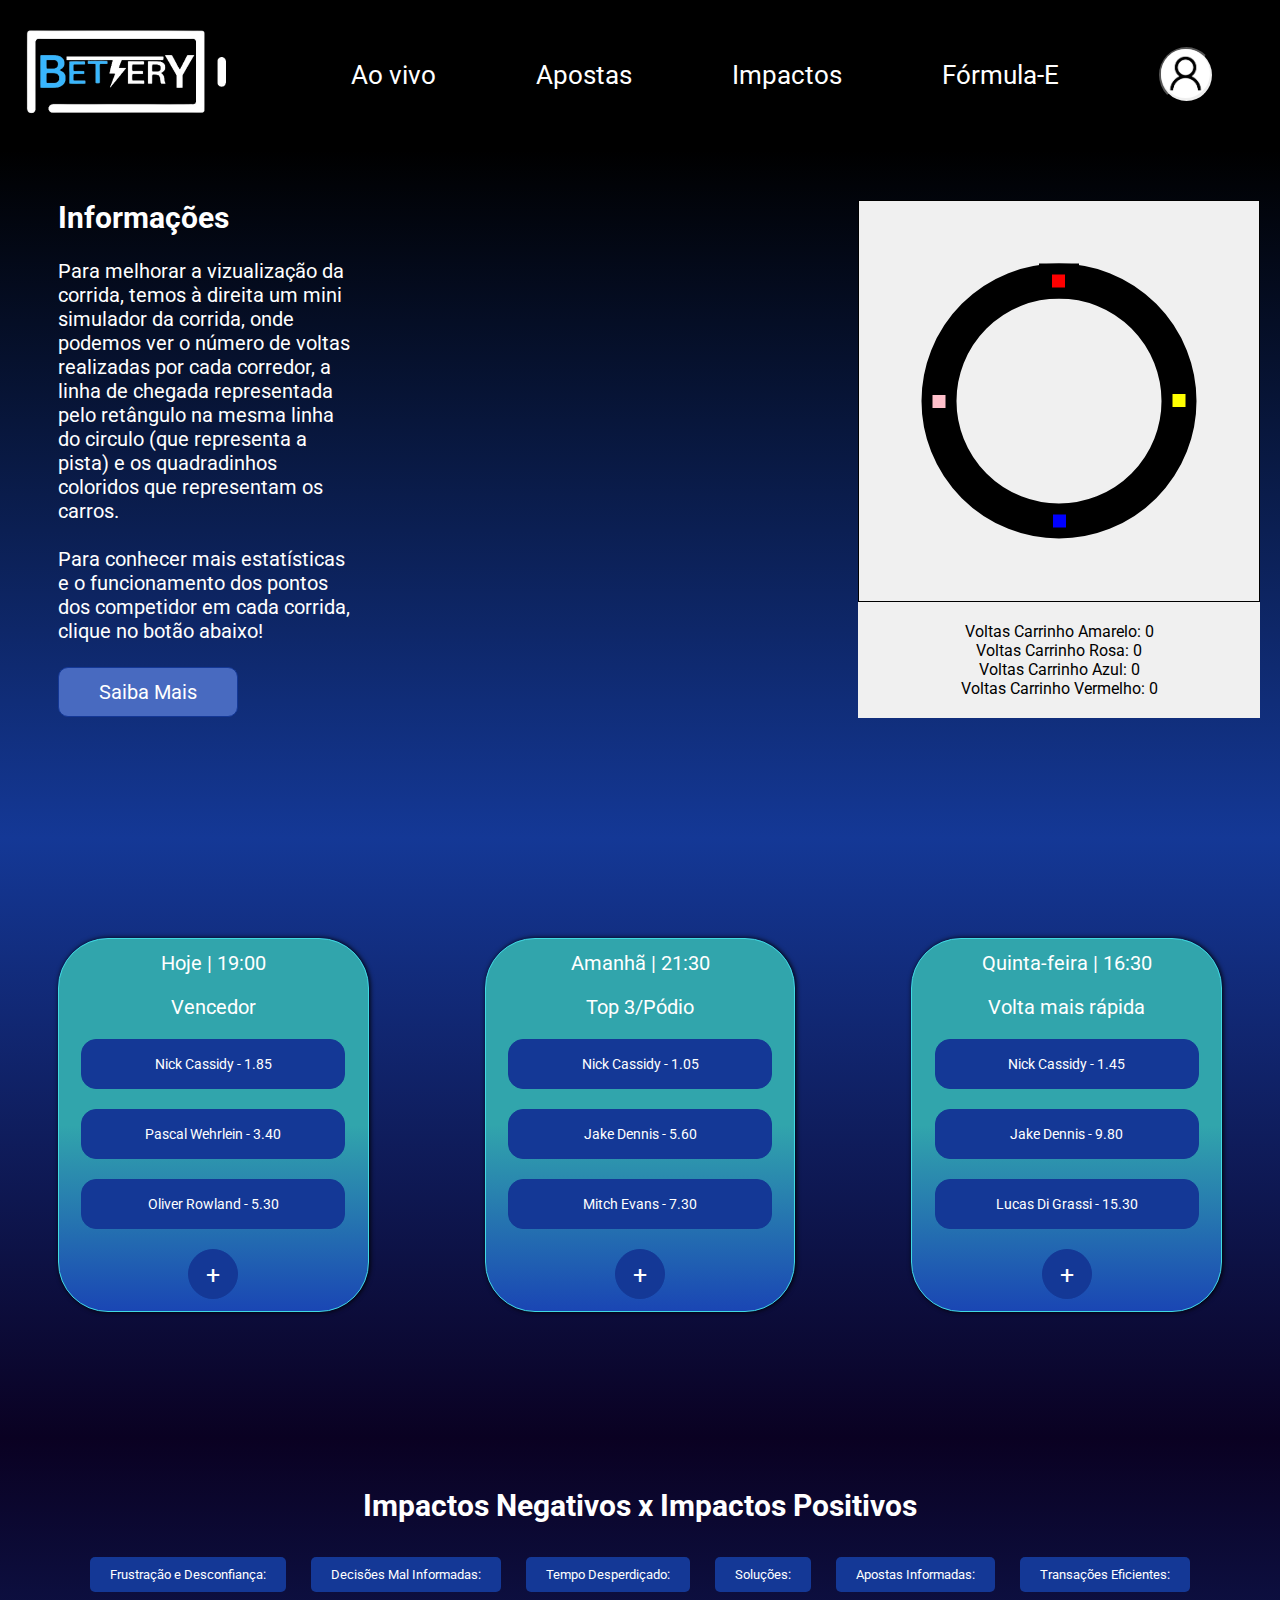
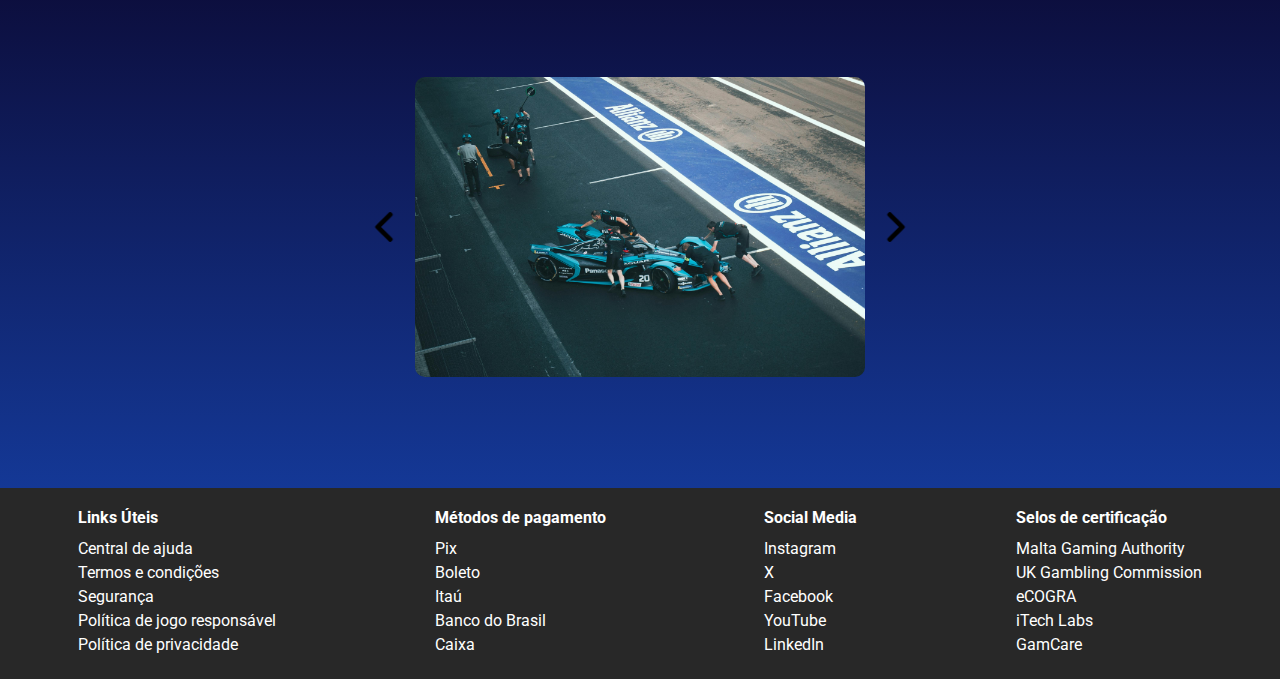
<file: LP/index.html>
<!DOCTYPE html>
<html lang="pt-br">
<head>
    <meta charset="UTF-8">
    <meta name="viewport" content="width=device-width, initial-scale=1.0">
    <title>Bettery</title>
    <link rel="icon" href="../images/Logo_Sprint1_icon.png" type="image/x-icon">
    <link rel="stylesheet" href="styles.css">
    <link rel="preconnect" href="https://fonts.googleapis.com">
    <link rel="preconnect" href="https://fonts.gstatic.com" crossorigin>
    <link href="https://fonts.googleapis.com/css2?family=Roboto:ital,wght@0,100;0,300;0,400;0,500;0,700;0,900;1,100;1,300;1,400;1,500;1,700;1,900&display=swap" rel="stylesheet">
    <script src="script.js" defer></script>
</head>
<body>
    <header>
        <nav class="navegacao">
            <a href="../LP/index.html">
                <img class="logo" src="../images/Logo_Sprint1_sem_fundo.png" alt="logo">
            </a>
            <a href="../Ao vivo/AoVivo.html">Ao vivo</a>
            <a href="../Apostas/Apostas.html">Apostas</a>
            <a href="../Impactos/Impactos.html">Impactos</a>
            <a href="../Formula-E/Formula-E.html">Fórmula-E</a>
            <button id="BtnUser" class="btnUser"><img class="UserIMG" src="../images/UserIMG2.png" alt="login"></button>
        </nav>
        <div id="LoginContainer" class="escondido">
            <form id="FormLogin">
                <h2>Login</h2>
                <label for="username">Usuário:</label>
                <input type="text" id="username" name="username" required>
                <label for="password">Senha:</label>
                <input type="password" id="password" name="password" required>
                <button class="btnLogin" type="submit">Entrar</button>
                <button class="btnLogin2" type="button" id="Btncancelar">Cancelar</button>
            </form>
        </div>
    </header>

<!-- seção 1 -->
 
    <div class="secao2">
        <div class="container2">
            <h2>Informações</h2><br>
            <p> Para melhorar a vizualização da corrida, temos à direita um mini simulador da corrida, onde podemos ver o número de voltas realizadas por cada corredor, a linha de chegada representada pelo retângulo na mesma linha do circulo (que representa a pista) e os quadradinhos coloridos que representam os carros.</p><br>
            <p>Para conhecer mais estatísticas e o funcionamento dos pontos dos competidor em cada corrida, clique no botão abaixo!</p><br>
            <button id="btnSM" type="submit" class="SaibaMais">Saiba Mais</button>
        </div>
        <div class="containerSimulador">
            <canvas id="canvas"></canvas>
            <div id="contadores">
                <p>Voltas Carrinho Amarelo: <span id="voltasCarrinho1">0</span></p>
                <p>Voltas Carrinho Rosa: <span id="voltasCarrinho2">0</span></p>
                <p>Voltas Carrinho Azul: <span id="voltasCarrinho3">0</span></p>
                <p>Voltas Carrinho Vermelho: <span id="voltasCarrinho4">0</span></p>
            </div>
        </div>
    </div>
    

<!-- seção 2 -->
    <div class="secao-apostas">
        <div id="Secao1" class="secao1">
            <div class="container">
                <p class="descricao">Hoje | 19:00</p>
                <p class="descricao">Vencedor</p>
                <button type="submit" class="apostas">Nick Cassidy  -   1.85</button>
                <button type="submit" class="apostas">Pascal Wehrlein  -   3.40</button>
                <button type="submit" class="apostas">Oliver Rowland   -  5.30</button>
                <button id="btnMaisApostas" type="submit" class="apostasMais">+</button>
            </div>
            <div class="container">
                <p class="descricao">Amanhã | 21:30</p>
                <p class="descricao">Top 3/Pódio</p>
                <button type="submit" class="apostas">Nick Cassidy  -   1.05</button>
                <button type="submit" class="apostas">Jake Dennis   -  5.60</button>
                <button type="submit" class="apostas">Mitch Evans   -  7.30</button>
                <button id="btnMaisApostas" type="submit" class="apostasMais">+</button>
            </div>
            <div class="container">
                <p class="descricao">Quinta-feira | 16:30</p>
                <p class="descricao">Volta mais rápida</p>
                <button type="submit" class="apostas">Nick Cassidy   -  1.45</button>
                <button type="submit" class="apostas">Jake Dennis   -  9.80</button>
                <button type="submit" class="apostas">Lucas Di Grassi   -  15.30</button>
                <button id="btnMaisApostas" type="submit" class="apostasMais">+</button>
            </div>
        </div>
    </div>
<!-- seção 3 -->

    <div id="Secao3" class="secao3">
        <div class="container3">
            <h2>Impactos Negativos x Impactos Positivos</h2><br>
            <button id="openModalBtn1" type="submit" class="sobre">Frustração e Desconfiança:</button>
            <button id="openModalBtn2" type="submit" class="sobre">Decisões Mal Informadas:</button>
            <button id="openModalBtn3" type="submit" class="sobre">Tempo Desperdiçado:</button>
            <button id="openModalBtn4" type="submit" class="sobre">Soluções:</button>
            <button id="openModalBtn5" type="submit" class="sobre">Apostas Informadas:</button>
            <button id="openModalBtn6" type="submit" class="sobre">Transações Eficientes:</button>

            <div class="carrossel">
                <button id="prev-button"><img src="../images/arrow.png" alt="prev-button"></button>
                <div class="container-images">
                    <img class="slider" src="../images/pexels-alexwolfmx-14401741.jpg" alt="carro1">
                    <img class="slider" src="../images/pexels-alexwolfmx-14401648.jpg" alt="carro2">
                </div>
                <button id="next-button"><img src="../images/arrow.png" alt="next-button"></button>
            </div>
        </div>
    </div>

<!-- Modals -->
    <div id="myModal1" class="modal">
        <div class="modal-content">
            <span class="closeBtn">&times;</span>
            <ul id="arrayList1"></ul>
        </div>
    </div>

    <div id="myModal2" class="modal">
        <div class="modal-content">
            <span class="closeBtn">&times;</span>
            <ul id="arrayList2"></ul>
        </div>
    </div>

    <div id="myModal3" class="modal">
        <div class="modal-content">
            <span class="closeBtn">&times;</span>
            <ul id="arrayList3"></ul>
        </div>
    </div>

    <div id="myModal4" class="modal">
        <div class="modal-content">
            <span class="closeBtn">&times;</span>
            <ul id="arrayList4"></ul>
        </div>
    </div>

    <div id="myModal5" class="modal">
        <div class="modal-content">
            <span class="closeBtn">&times;</span>
            <ul id="arrayList5"></ul>
        </div>
    </div>

    <div id="myModal6" class="modal">
        <div class="modal-content">
            <span class="closeBtn">&times;</span>
            <ul id="arrayList6"></ul>
        </div>
    </div>
    <footer class="footer">
        <div class="footer-container">
            <div class="footer-sections">
                <div class="footer-column">
                    <h4>Links Úteis</h4>
                    <ul>
                        <li><a href="#"></a>Central de ajuda</li>
                        <li><a href="#"></a>Termos e condições</li>
                        <li><a href="#"></a>Segurança</li>
                        <li><a href="#"></a>Política de jogo responsável</li>
                        <li><a href="#"></a>Política de privacidade</li>
                    </ul>
                </div>
    
                <div class="footer-column">
                    <h4>Métodos de pagamento</h4>
                    <ul>
                        <li><a href="#"></a>Pix</li>
                        <li><a href="#"></a>Boleto</li>
                        <li><a href="#"></a>Itaú</li>
                        <li><a href="#"></a>Banco do Brasil</li>
                        <li><a href="#"></a>Caixa</li>
                    </ul>
                </div>
    
                <div class="footer-column">
                    <h4>Social Media</h4>
                    <ul>
                        <li><a href="#"></a>Instagram</li>
                        <li><a href="#"></a>X</li>
                        <li><a href="#"></a>Facebook</li>
                        <li><a href="#"></a>YouTube</li>
                        <li><a href="#"></a>LinkedIn</li>
                    </ul>
                </div>
    
                <div class="footer-column">
                    <h4>Selos de certificação</h4>
                    <ul>
                        <li><a href="#"></a>Malta Gaming Authority</li>
                        <li><a href="#"></a>UK Gambling Commission</li>
                        <li><a href="#"></a>eCOGRA</li>
                        <li><a href="#"></a>iTech Labs</li>
                        <li><a href="#"></a>GamCare</li>
                    </ul>
                </div>
            </div>
        </div>
    </footer>
</body>
</html>
</file>
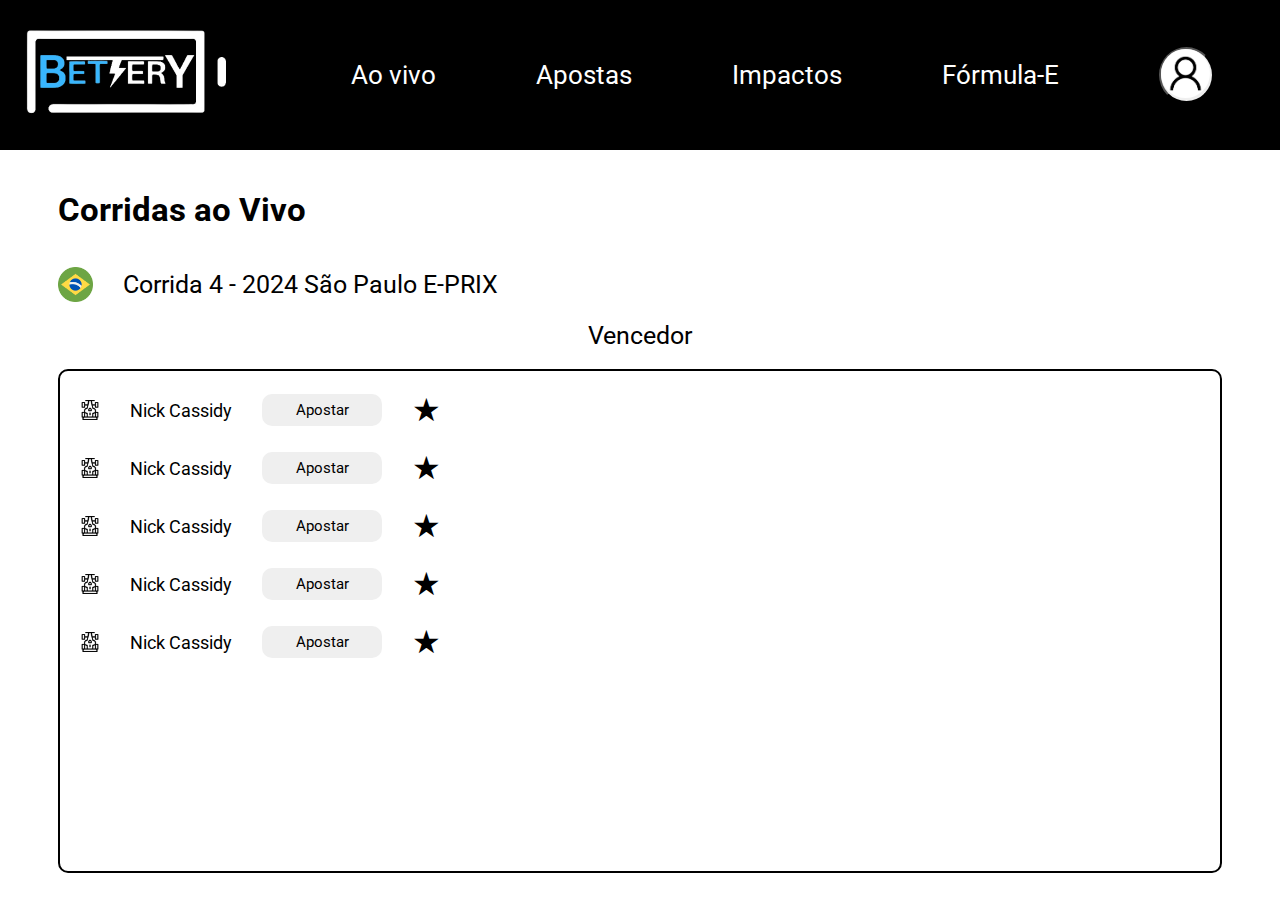
<file: Ao vivo/AoVivo.html>
<!DOCTYPE html>
<html lang="pt-br">
<head>
    <meta charset="UTF-8">
    <meta name="viewport" content="width=device-width, initial-scale=1.0">
    <link rel="preconnect" href="https://fonts.googleapis.com">
    <link rel="preconnect" href="https://fonts.gstatic.com" crossorigin>
    <link href="https://fonts.googleapis.com/css2?family=Roboto:ital,wght@0,100;0,300;0,400;0,500;0,700;0,900;1,100;1,300;1,400;1,500;1,700;1,900&display=swap" rel="stylesheet">
    <link rel="stylesheet" href="./AoVivo.css">
    <script src="AoVivo.js" defer></script>
    <title>Bettery | Ao Vivo</title>
</head>
<body>
    <header>
        <nav class="navegacao">
            <a href="../LP/index.html">
                <img class="logo" src="../images/Logo_Sprint1_sem_fundo.png" alt="logo">
            </a>
            <a href="../Ao vivo/AoVivo.html">Ao vivo</a>
            <a href="#">Apostas</a>
            <a href="#">Impactos</a>
            <a href="#">Fórmula-E</a>
            <button id="BtnUser" class="btnUser"><img class="UserIMG" src="../images/UserIMG2.png" alt="login"></button>
        </nav>
        <div id="LoginContainer" class="escondido">
            <form id="FormLogin">
                <h2>Login</h2>
                <label for="username">Usuário:</label>
                <input type="text" id="username" name="username" required>
                <label for="password">Senha:</label>
                <input type="password" id="password" name="password" required>
                <button class="btnLogin" type="submit">Entrar</button>
                <button class="btnLogin2" type="button" id="Btncancelar">Cancelar</button>
            </form>
        </div>
    </header>
    <main>
        <h2 class="titulo">Corridas ao Vivo</h2><br><br>
       <div class="tituloApostas">
            <img class="IMGtituloApostas" src="../images/brasil.png" alt="Imagem do lugar da corrida">
            <p class="legenda" >Corrida 4 - 2024 São Paulo E-PRIX</p>  
       </div><br>
       <p class="categoria">Vencedor</p><br>
       <div class="containerApostas">
            <div class="corredores">
                <img class="f1IMG" src="../images/formula-1.png" alt="F1IMG">
                <p class="nomesCorredores">Nick Cassidy</p>
                <button class="BTNaposta">Apostar</button>
                <span class="Star" data-value="1">&#9733;</span>
            </div>
            <div class="corredores">
                <img class="f1IMG" src="../images/formula-1.png" alt="F1IMG">
                <p class="nomesCorredores">Nick Cassidy</p>
                <button class="BTNaposta">Apostar</button>
                <span class="Star" data-value="1">&#9733;</span>
            </div>
            <div class="corredores">
                <img class="f1IMG" src="../images/formula-1.png" alt="F1IMG">
                <p class="nomesCorredores">Nick Cassidy</p>
                <button class="BTNaposta">Apostar</button>
                <span class="Star" data-value="1">&#9733;</span>
            </div>
            <div class="corredores">
                <img class="f1IMG" src="../images/formula-1.png" alt="F1IMG">
                <p class="nomesCorredores">Nick Cassidy</p>
                <button class="BTNaposta">Apostar</button>
                <span class="Star" data-value="1">&#9733;</span>
            </div>
            <div class="corredores">
                <img class="f1IMG" src="../images/formula-1.png" alt="F1IMG">
                <p class="nomesCorredores">Nick Cassidy</p>
                <button class="BTNaposta">Apostar</button>
                <span class="Star" data-value="1">&#9733;</span>
            </div>
       </div>
    </main>
</body>
</html>
</file>
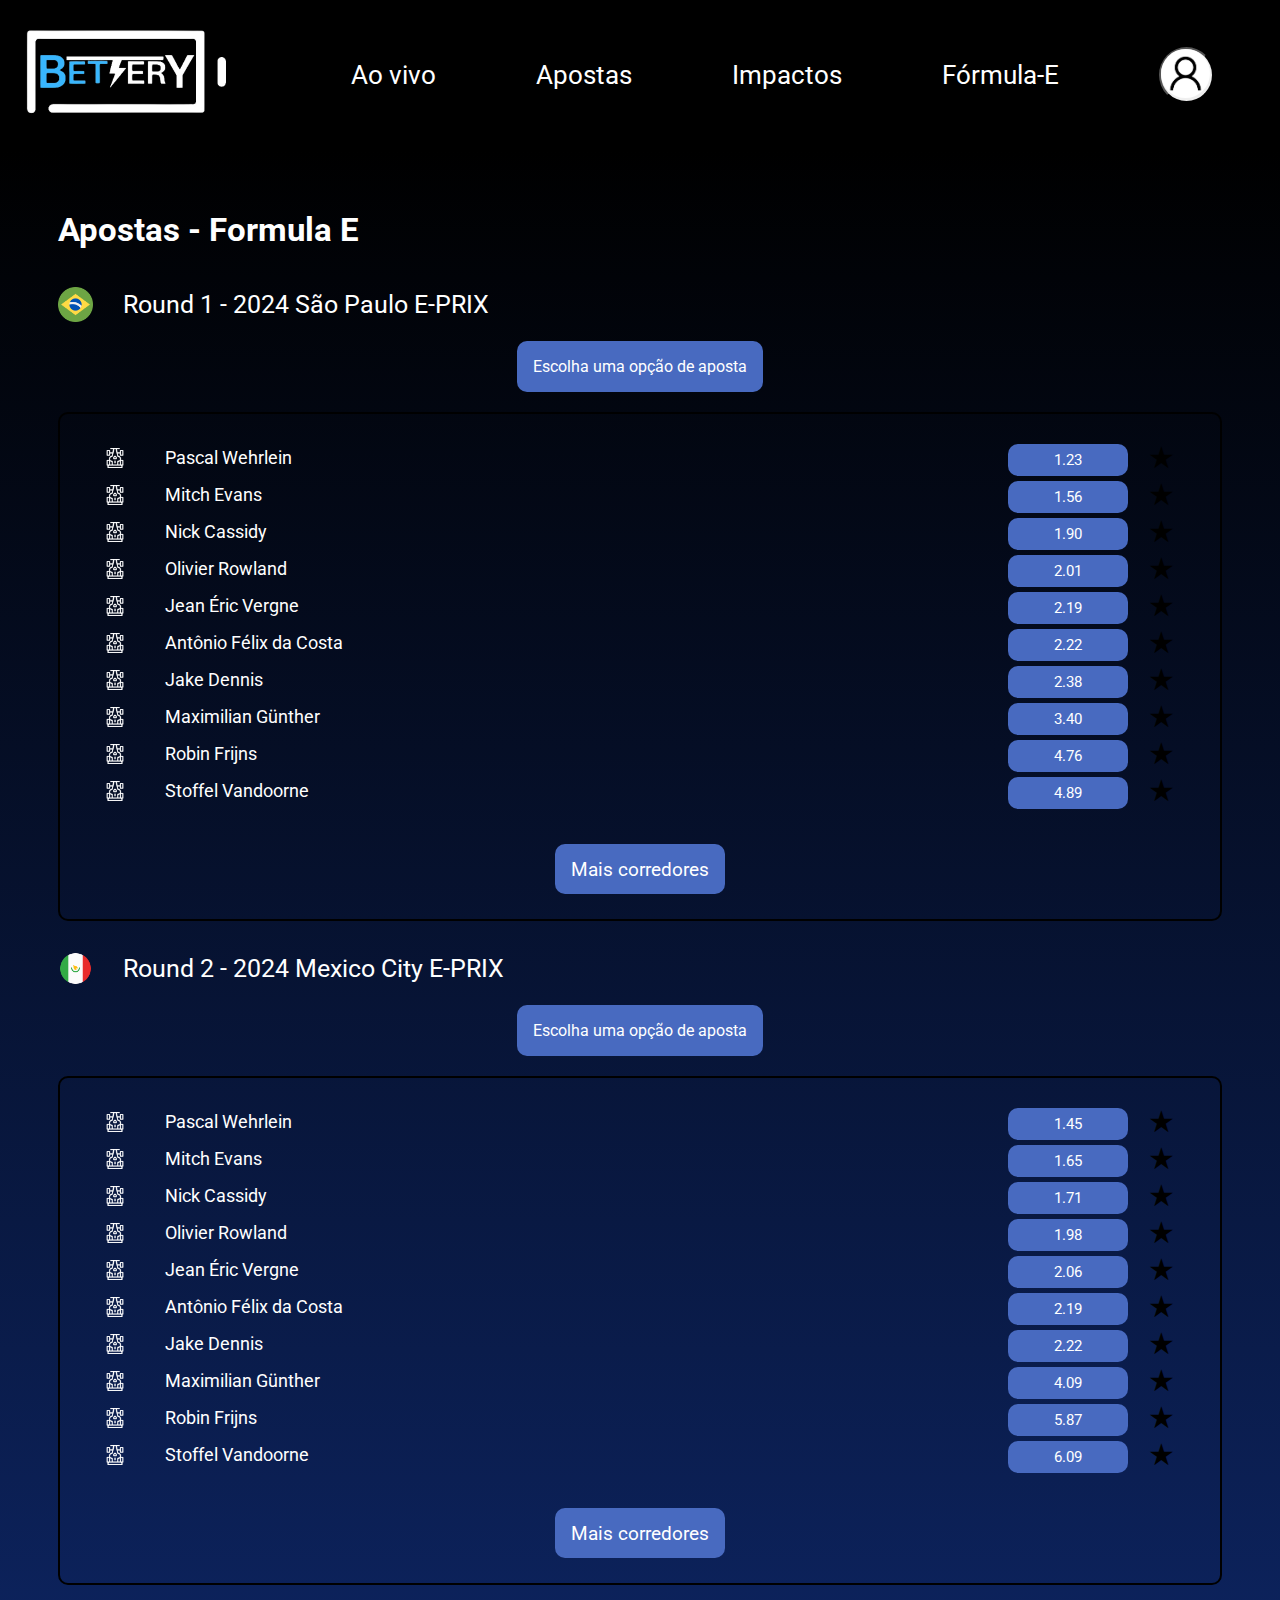
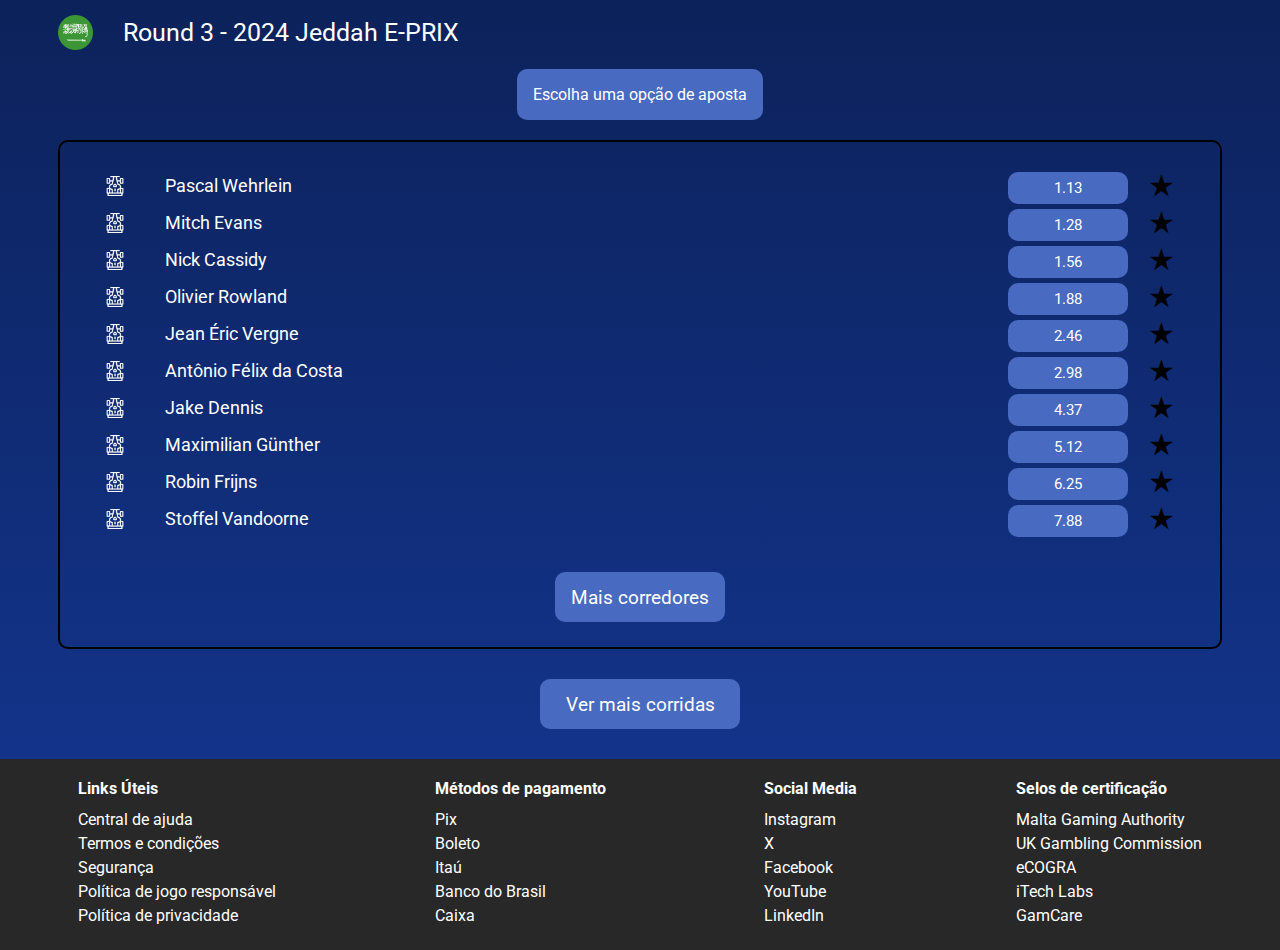
<file: Apostas/Apostas.html>
<!DOCTYPE html>
<html lang="pt-br">
<head>
    <meta charset="UTF-8">
    <meta name="viewport" content="width=device-width, initial-scale=1.0">
    <link rel="preconnect" href="https://fonts.googleapis.com">
    <link rel="preconnect" href="https://fonts.gstatic.com" crossorigin>
    <link href="https://fonts.googleapis.com/css2?family=Roboto:ital,wght@0,100;0,300;0,400;0,500;0,700;0,900;1,100;1,300;1,400;1,500;1,700;1,900&display=swap" rel="stylesheet">
    <link rel="stylesheet" href="Apostas.css">
    <script src="Apostas.js" defer></script>
    <title>Bettery | Apostas</title>
</head>
<body>
    <header>
        <nav class="navegacao">
            <a href="../LP/index.html">
                <img class="logo" src="../images/Logo_Sprint1_sem_fundo.png" alt="logo">
            </a>
            <a href="../Ao vivo/AoVivo.html">Ao vivo</a>
            <a href="../Apostas/Apostas.html">Apostas</a>
            <a href="../Impactos/Impactos.html">Impactos</a>
            <a href="../Formula-E/Formula-E.html">Fórmula-E</a>
            <button id="BtnUser" class="btnUser"><img class="UserIMG" src="../images/UserIMG2.png" alt="login"></button>
        </nav>
        <div id="LoginContainer" class="escondido">
            <form id="FormLogin">
                <h2>Login</h2>
                <label for="username">Usuário:</label>
                <input type="text" id="username" name="username" required>
                <label for="password">Senha:</label>
                <input type="password" id="password" name="password" required>
                <button class="btnLogin" type="submit">Entrar</button>
                <button class="btnLogin2" type="button" id="Btncancelar">Cancelar</button>
            </form>
        </div>
    </header>
    <main>
        <h2 class="titulo">Apostas - Formula E</h2><br><br>
       <div class="tituloApostas">
            <img class="IMGtituloApostas" src="../images/brasil.png" alt="Imagem do lugar da corrida">
            <p class="legenda" >Round 1 - 2024 São Paulo E-PRIX</p>  
       </div><br>
        <div class="btn-opcoes">
            <button class="titulo-opcao">Escolha uma opção de aposta</button>
            <div class="opcoes">
                <a href="#">Vencedor</a>
                <a href="#">Pódio</a>
                <a href="#">Melhor volta</a>
            </div>
        </div>
       <div class="containerApostas">
            <div class="corredores">
                <div class="esquerda">
                    <img class="f1IMG item" src="../images/formula-1-branco.png" alt="F1IMG">
                    <p class="nomesCorredores item">Pascal Wehrlein</p>
                </div>
                <div class="direita">
                    <button class="BTNaposta item">1.23</button>
                    <span class="Star item" data-value="1">&#9733;</span>
                </div>
            </div>
            <div class="corredores">
                <div class="esquerda">
                    <img class="f1IMG item" src="../images/formula-1-branco.png" alt="F1IMG">
                    <p class="nomesCorredores item">Mitch Evans</p>
                </div>
                <div class="direita">
                    <button class="BTNaposta item">1.56</button>
                    <span class="Star item" data-value="1">&#9733;</span>
                </div>
            </div>
            <div class="corredores">
                <div class="esquerda">
                    <img class="f1IMG item" src="../images/formula-1-branco.png" alt="F1IMG">
                    <p class="nomesCorredores item">Nick Cassidy</p>
                </div>
                <div class="direita">
                    <button class="BTNaposta item">1.90</button>
                    <span class="Star item" data-value="1">&#9733;</span>
                </div>
            </div>
            <div class="corredores">
                <div class="esquerda">
                    <img class="f1IMG item" src="../images/formula-1-branco.png" alt="F1IMG">
                    <p class="nomesCorredores item">Olivier Rowland</p>
                </div>
                <div class="direita">
                    <button class="BTNaposta item">2.01</button>
                    <span class="Star item" data-value="1">&#9733;</span>
                </div>
            </div>
            <div class="corredores">
                <div class="esquerda">
                    <img class="f1IMG item" src="../images/formula-1-branco.png" alt="F1IMG">
                    <p class="nomesCorredores item">Jean Éric Vergne</p>
                </div>
                <div class="direita">
                    <button class="BTNaposta item">2.19</button>
                    <span class="Star item" data-value="1">&#9733;</span>
                </div>
            </div>
            <div class="corredores">
                <div class="esquerda">
                    <img class="f1IMG item" src="../images/formula-1-branco.png" alt="F1IMG">
                    <p class="nomesCorredores item">Antônio Félix da Costa</p>
                </div>
                <div class="direita">
                    <button class="BTNaposta item">2.22</button>
                    <span class="Star item" data-value="1">&#9733;</span>
                </div>
            </div>
            <div class="corredores">
                <div class="esquerda">
                    <img class="f1IMG item" src="../images/formula-1-branco.png" alt="F1IMG">
                    <p class="nomesCorredores item">Jake Dennis</p>
                </div>
                <div class="direita">
                    <button class="BTNaposta item">2.38</button>
                    <span class="Star item" data-value="1">&#9733;</span>
                </div>
            </div>
            <div class="corredores">
                <div class="esquerda">
                    <img class="f1IMG item" src="../images/formula-1-branco.png" alt="F1IMG">
                    <p class="nomesCorredores item">Maximilian Günther</p>
                </div>
                <div class="direita">
                    <button class="BTNaposta item">3.40</button>
                    <span class="Star item" data-value="1">&#9733;</span>
                </div>
            </div>
            <div class="corredores">
                <div class="esquerda">
                    <img class="f1IMG item" src="../images/formula-1-branco.png" alt="F1IMG">
                    <p class="nomesCorredores item">Robin Frijns</p>
                </div>
                <div class="direita">
                    <button class="BTNaposta item">4.76</button>
                    <span class="Star item" data-value="1">&#9733;</span>
                </div>
            </div>
            <div class="corredores">
                <div class="esquerda">
                    <img class="f1IMG item" src="../images/formula-1-branco.png" alt="F1IMG">
                    <p class="nomesCorredores item">Stoffel Vandoorne</p>
                </div>
                <div class="direita">
                    <button class="BTNaposta item">4.89</button>
                    <span class="Star item" data-value="1">&#9733;</span>
                </div>
            </div>
            <div class="mais-corredores">
                <button class="btn-mais-corredores">Mais corredores</button>
            </div>
       </div>
       <div class="tituloApostas-2">
        <img class="IMGtituloApostas" src="../images/mexico.png" alt="Imagem do lugar da corrida">
        <p class="legenda" >Round 2 - 2024 Mexico City E-PRIX</p>  
        </div><br>
        <div class="btn-opcoes">
            <button class="titulo-opcao">Escolha uma opção de aposta</button>
            <div class="opcoes">
                <a href="#">Vencedor</a>
                <a href="#">Pódio</a>
                <a href="#">Melhor volta</a>
            </div>
        </div>
        <div class="containerApostas">
            <div class="corredores">
                <div class="esquerda">
                    <img class="f1IMG item" src="../images/formula-1-branco.png" alt="F1IMG">
                    <p class="nomesCorredores item">Pascal Wehrlein</p>
                </div>
                <div class="direita">
                    <button class="BTNaposta item">1.45</button>
                    <span class="Star item" data-value="1">&#9733;</span>
                </div>
            </div>
            <div class="corredores">
                <div class="esquerda">
                    <img class="f1IMG item" src="../images/formula-1-branco.png" alt="F1IMG">
                    <p class="nomesCorredores item">Mitch Evans</p>
                </div>
                <div class="direita">
                    <button class="BTNaposta item">1.65</button>
                    <span class="Star item" data-value="1">&#9733;</span>
                </div>
            </div>
            <div class="corredores">
                <div class="esquerda">
                    <img class="f1IMG item" src="../images/formula-1-branco.png" alt="F1IMG">
                    <p class="nomesCorredores item">Nick Cassidy</p>
                </div>
                <div class="direita">
                    <button class="BTNaposta item">1.71</button>
                    <span class="Star item" data-value="1">&#9733;</span>
                </div>
            </div>
            <div class="corredores">
                <div class="esquerda">
                    <img class="f1IMG item" src="../images/formula-1-branco.png" alt="F1IMG">
                    <p class="nomesCorredores item">Olivier Rowland</p>
                </div>
                <div class="direita">
                    <button class="BTNaposta item">1.98</button>
                    <span class="Star item" data-value="1">&#9733;</span>
                </div>
            </div>
            <div class="corredores">
                <div class="esquerda">
                    <img class="f1IMG item" src="../images/formula-1-branco.png" alt="F1IMG">
                    <p class="nomesCorredores item">Jean Éric Vergne</p>
                </div>
                <div class="direita">
                    <button class="BTNaposta item">2.06</button>
                    <span class="Star item" data-value="1">&#9733;</span>
                </div>
            </div>
            <div class="corredores">
                <div class="esquerda">
                    <img class="f1IMG item" src="../images/formula-1-branco.png" alt="F1IMG">
                    <p class="nomesCorredores item">Antônio Félix da Costa</p>
                </div>
                <div class="direita">
                    <button class="BTNaposta item">2.19</button>
                    <span class="Star item" data-value="1">&#9733;</span>
                </div>
            </div>
            <div class="corredores">
                <div class="esquerda">
                    <img class="f1IMG item" src="../images/formula-1-branco.png" alt="F1IMG">
                    <p class="nomesCorredores item">Jake Dennis</p>
                </div>
                <div class="direita">
                    <button class="BTNaposta item">2.22</button>
                    <span class="Star item" data-value="1">&#9733;</span>
                </div>
            </div>
            <div class="corredores">
                <div class="esquerda">
                    <img class="f1IMG item" src="../images/formula-1-branco.png" alt="F1IMG">
                    <p class="nomesCorredores item">Maximilian Günther</p>
                </div>
                <div class="direita">
                    <button class="BTNaposta item">4.09</button>
                    <span class="Star item" data-value="1">&#9733;</span>
                </div>
            </div>
            <div class="corredores">
                <div class="esquerda">
                    <img class="f1IMG item" src="../images/formula-1-branco.png" alt="F1IMG">
                    <p class="nomesCorredores item">Robin Frijns</p>
                </div>
                <div class="direita">
                    <button class="BTNaposta item">5.87</button>
                    <span class="Star item" data-value="1">&#9733;</span>
                </div>
            </div>
            <div class="corredores">
                <div class="esquerda">
                    <img class="f1IMG item" src="../images/formula-1-branco.png" alt="F1IMG">
                    <p class="nomesCorredores item">Stoffel Vandoorne</p>
                </div>
                <div class="direita">
                    <button class="BTNaposta item">6.09</button>
                    <span class="Star item" data-value="1">&#9733;</span>
                </div>
            </div>
            <div class="mais-corredores">
                <button class="btn-mais-corredores">Mais corredores</button>
            </div>
        </div>
        <div class="tituloApostas-2">
            <img class="IMGtituloApostas" src="../images/arabia-saudita.png" alt="Imagem do lugar da corrida">
            <p class="legenda" >Round 3 - 2024 Jeddah E-PRIX</p>  
            </div><br>
            <div class="btn-opcoes">
                <button class="titulo-opcao">Escolha uma opção de aposta</button>
                <div class="opcoes">
                    <a href="#">Vencedor</a>
                    <a href="#">Pódio</a>
                    <a href="#">Melhor volta</a>
                </div>
            </div>
        <div class="containerApostas">
            <div class="corredores">
                <div class="esquerda">
                    <img class="f1IMG item" src="../images/formula-1-branco.png" alt="F1IMG">
                    <p class="nomesCorredores item">Pascal Wehrlein</p>
                </div>
                <div class="direita">
                    <button class="BTNaposta item">1.13</button>
                    <span class="Star item" data-value="1">&#9733;</span>
                </div>
            </div>
            <div class="corredores">
                <div class="esquerda">
                    <img class="f1IMG item" src="../images/formula-1-branco.png" alt="F1IMG">
                    <p class="nomesCorredores item">Mitch Evans</p>
                </div>
                <div class="direita">
                    <button class="BTNaposta item">1.28</button>
                    <span class="Star item" data-value="1">&#9733;</span>
                </div>
            </div>
            <div class="corredores">
                <div class="esquerda">
                    <img class="f1IMG item" src="../images/formula-1-branco.png" alt="F1IMG">
                    <p class="nomesCorredores item">Nick Cassidy</p>
                </div>
                <div class="direita">
                    <button class="BTNaposta item">1.56</button>
                    <span class="Star item" data-value="1">&#9733;</span>
                </div>
            </div>
            <div class="corredores">
                <div class="esquerda">
                    <img class="f1IMG item" src="../images/formula-1-branco.png" alt="F1IMG">
                    <p class="nomesCorredores item">Olivier Rowland</p>
                </div>
                <div class="direita">
                    <button class="BTNaposta item">1.88</button>
                    <span class="Star item" data-value="1">&#9733;</span>
                </div>
            </div>
            <div class="corredores">
                <div class="esquerda">
                    <img class="f1IMG item" src="../images/formula-1-branco.png" alt="F1IMG">
                    <p class="nomesCorredores item">Jean Éric Vergne</p>
                </div>
                <div class="direita">
                    <button class="BTNaposta item">2.46</button>
                    <span class="Star item" data-value="1">&#9733;</span>
                </div>
            </div>
            <div class="corredores">
                <div class="esquerda">
                    <img class="f1IMG item" src="../images/formula-1-branco.png" alt="F1IMG">
                    <p class="nomesCorredores item">Antônio Félix da Costa</p>
                </div>
                <div class="direita">
                    <button class="BTNaposta item">2.98</button>
                    <span class="Star item" data-value="1">&#9733;</span>
                </div>
            </div>
            <div class="corredores">
                <div class="esquerda">
                    <img class="f1IMG item" src="../images/formula-1-branco.png" alt="F1IMG">
                    <p class="nomesCorredores item">Jake Dennis</p>
                </div>
                <div class="direita">
                    <button class="BTNaposta item">4.37</button>
                    <span class="Star item" data-value="1">&#9733;</span>
                </div>
            </div>
            <div class="corredores">
                <div class="esquerda">
                    <img class="f1IMG item" src="../images/formula-1-branco.png" alt="F1IMG">
                    <p class="nomesCorredores item">Maximilian Günther</p>
                </div>
                <div class="direita">
                    <button class="BTNaposta item">5.12</button>
                    <span class="Star item" data-value="1">&#9733;</span>
                </div>
            </div>
            <div class="corredores">
                <div class="esquerda">
                    <img class="f1IMG item" src="../images/formula-1-branco.png" alt="F1IMG">
                    <p class="nomesCorredores item">Robin Frijns</p>
                </div>
                <div class="direita">
                    <button class="BTNaposta item">6.25</button>
                    <span class="Star item" data-value="1">&#9733;</span>
                </div>
            </div>
            <div class="corredores">
                <div class="esquerda">
                    <img class="f1IMG item" src="../images/formula-1-branco.png" alt="F1IMG">
                    <p class="nomesCorredores item">Stoffel Vandoorne</p>
                </div>
                <div class="direita">
                    <button class="BTNaposta item">7.88</button>
                    <span class="Star item" data-value="1">&#9733;</span>
                </div>
            </div>
            <div class="mais-corredores">
                <button class="btn-mais-corredores">Mais corredores</button>
            </div>
        </div>
        <div class="mais-corridas">
            <button class="btn-mais-corridas">Ver mais corridas</button>
        </div>
        <footer class="footer">
            <div class="footer-container">
                <div class="footer-sections">
                    <div class="footer-column">
                        <h4>Links Úteis</h4>
                        <ul>
                            <li><a href="#"></a>Central de ajuda</li>
                            <li><a href="#"></a>Termos e condições</li>
                            <li><a href="#"></a>Segurança</li>
                            <li><a href="#"></a>Política de jogo responsável</li>
                            <li><a href="#"></a>Política de privacidade</li>
                        </ul>
                    </div>
        
                    <div class="footer-column">
                        <h4>Métodos de pagamento</h4>
                        <ul>
                            <li><a href="#"></a>Pix</li>
                            <li><a href="#"></a>Boleto</li>
                            <li><a href="#"></a>Itaú</li>
                            <li><a href="#"></a>Banco do Brasil</li>
                            <li><a href="#"></a>Caixa</li>
                        </ul>
                    </div>
        
                    <div class="footer-column">
                        <h4>Social Media</h4>
                        <ul>
                            <li><a href="#"></a>Instagram</li>
                            <li><a href="#"></a>X</li>
                            <li><a href="#"></a>Facebook</li>
                            <li><a href="#"></a>YouTube</li>
                            <li><a href="#"></a>LinkedIn</li>
                        </ul>
                    </div>
        
                    <div class="footer-column">
                        <h4>Selos de certificação</h4>
                        <ul>
                            <li><a href="#"></a>Malta Gaming Authority</li>
                            <li><a href="#"></a>UK Gambling Commission</li>
                            <li><a href="#"></a>eCOGRA</li>
                            <li><a href="#"></a>iTech Labs</li>
                            <li><a href="#"></a>GamCare</li>
                        </ul>
                    </div>
                </div>
            </div>
        </footer>
    </main>
</body>
</file>
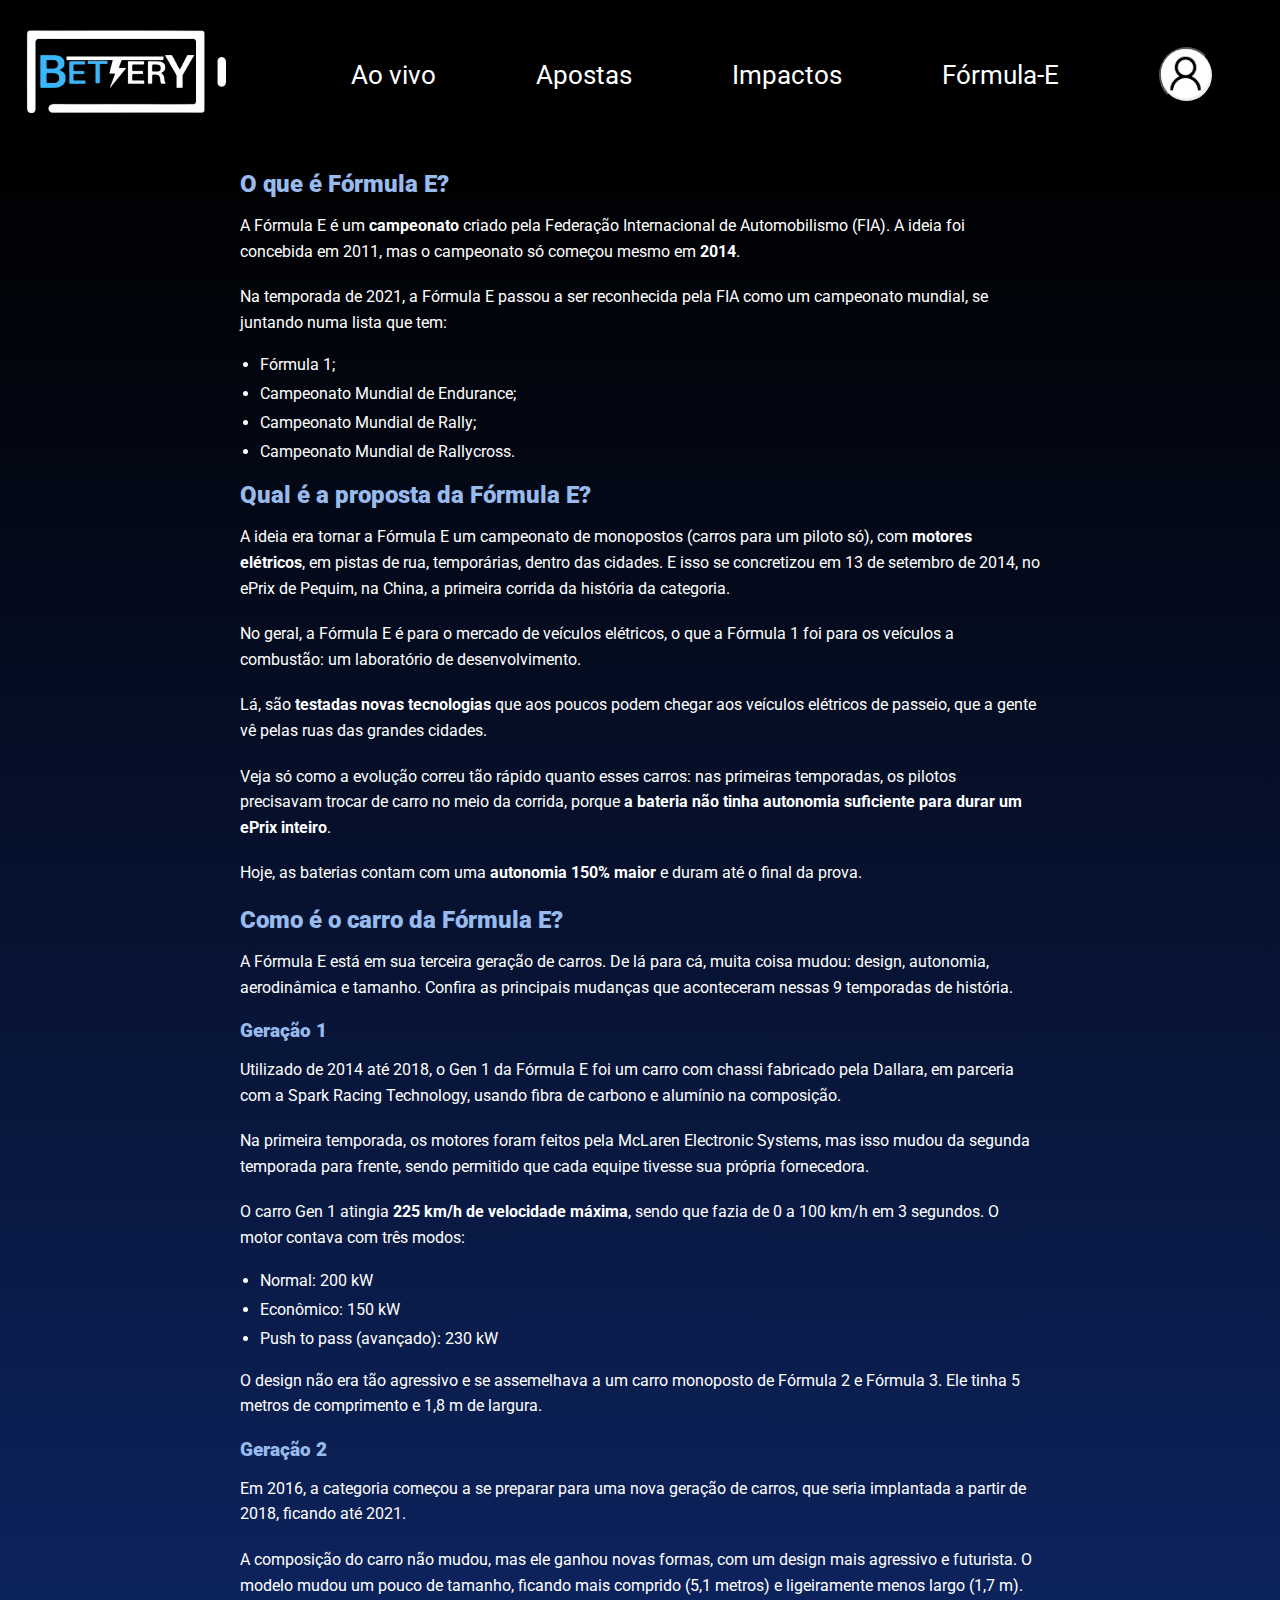
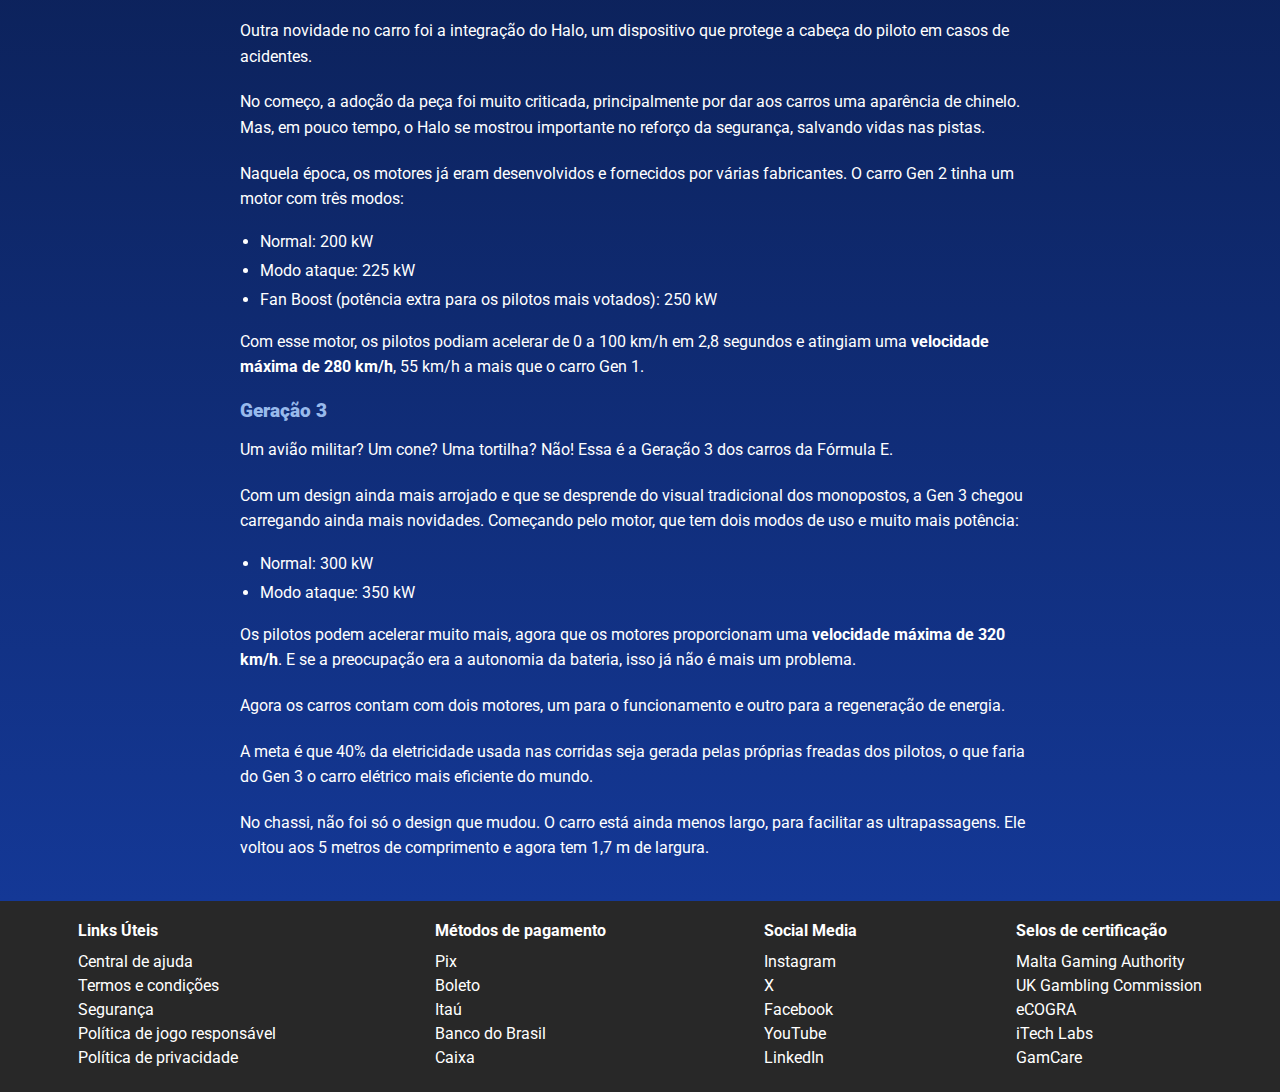
<file: Formula-E/Formula-E.html>
<!DOCTYPE html>
<html lang="en">
<head>
    <meta charset="UTF-8">
    <meta name="viewport" content="width=device-width, initial-scale=1.0">
    <link rel="preconnect" href="https://fonts.googleapis.com">
    <link rel="preconnect" href="https://fonts.gstatic.com" crossorigin>
    <link href="https://fonts.googleapis.com/css2?family=Roboto:wght@100;300;400;500;700;900&display=swap" rel="stylesheet">
    <link rel="stylesheet" href="Formula-E.css">
    <title>Bettery | Formula-E</title>
</head>
<body>
    <header>
        <nav class="navegacao">
            <a href="../LP/index.html">
                <img class="logo" src="../images/Logo_Sprint1_sem_fundo.png" alt="logo">
            </a>
            <a href="../Ao vivo/AoVivo.html">Ao vivo</a>
            <a href="../Apostas/Apostas.html">Apostas</a>
            <a href="../Impactos/Impactos.html">Impactos</a>
            <a href="../Formula-E/Formula-E.html">Fórmula-E</a>
            <button id="BtnUser" class="btnUser">
                <img class="UserIMG" src="../images/UserIMG2.png" alt="login">
            </button>
        </nav>
        <div id="LoginContainer" class="escondido">
            <form id="FormLogin">
                <h2>Login</h2>
                <label for="username">Usuário:</label>
                <input type="text" id="username" name="username" required>
                <label for="password">Senha:</label>
                <input type="password" id="password" name="password" required>
                <button class="btnLogin" type="submit">Entrar</button>
                <button class="btnLogin2" type="button" id="Btncancelar">Cancelar</button>
            </form>
        </div>
    </header>

    <main>
        <div class="container-sobrefe">
            <div class="w-full">
                <article class="sobrefe">
                    <h2><strong>O que é Fórmula E?</strong></h2>
                    <p>A Fórmula E é um <strong>campeonato</strong> criado pela Federação Internacional de Automobilismo (FIA). A ideia foi concebida em 2011, mas o campeonato só começou mesmo em <strong>2014</strong>.</p>
                    <p>Na temporada de 2021, a Fórmula E passou a ser reconhecida pela FIA como um campeonato mundial, se juntando numa lista que tem:</p>
                    <ul>
                        <li>Fórmula 1;</li>
                        <li>Campeonato Mundial de Endurance;</li>
                        <li>Campeonato Mundial de Rally;</li>
                        <li>Campeonato Mundial de Rallycross.</li>
                    </ul>
        
                    <h2><strong>Qual é a proposta da Fórmula E?</strong></h2>
                    <p>A ideia era tornar a Fórmula E um campeonato de monopostos (carros para um piloto só), com <strong>motores elétricos</strong>, em pistas de rua, temporárias, dentro das cidades. E isso se concretizou em 13 de setembro de 2014, no ePrix de Pequim, na China, a primeira corrida da história da categoria.</p>
                    <p>No geral, a Fórmula E é para o mercado de veículos elétricos, o que a Fórmula 1 foi para os veículos a combustão: um laboratório de desenvolvimento.</p>
                    <p>Lá, são <strong>testadas novas tecnologias</strong> que aos poucos podem chegar aos veículos elétricos de passeio, que a gente vê pelas ruas das grandes cidades.</p>
                    <p>Veja só como a evolução correu tão rápido quanto esses carros: nas primeiras temporadas, os pilotos precisavam trocar de carro no meio da corrida, porque <strong>a bateria não tinha autonomia suficiente para durar um ePrix inteiro</strong>.</p>
                    <p>Hoje, as baterias contam com uma <strong>autonomia 150% maior</strong> e duram até o final da prova.</p>
        
                    <h2 id="como-e-o-carro-da-formula-e?"><strong>Como é o carro da Fórmula E?</strong></h2>
                    <p>A Fórmula E está em sua terceira geração de carros. De lá para cá, muita coisa mudou: design, autonomia, aerodinâmica e tamanho. Confira as principais mudanças que aconteceram nessas 9 temporadas de história.</p>
        
                    <h3><strong>Geração 1</strong></h3>
                    <p>Utilizado de 2014 até 2018, o Gen 1 da Fórmula E foi um carro com chassi fabricado pela Dallara, em parceria com a Spark Racing Technology, usando fibra de carbono e alumínio na composição.</p>
                    <p>Na primeira temporada, os motores foram feitos pela McLaren Electronic Systems, mas isso mudou da segunda temporada para frente, sendo permitido que cada equipe tivesse sua própria fornecedora.</p>
                    <p>O carro Gen 1 atingia <strong>225 km/h de velocidade máxima</strong>, sendo que fazia de 0 a 100 km/h em 3 segundos. O motor contava com três modos:</p>
                    <ul>
                        <li>Normal: 200 kW</li>
                        <li>Econômico: 150 kW</li>
                        <li>Push to pass (avançado): 230 kW</li>
                    </ul>
                    <p>O design não era tão agressivo e se assemelhava a um carro monoposto de Fórmula 2 e Fórmula 3. Ele tinha 5 metros de comprimento e 1,8 m de largura.</p>
        
                    <h3><strong>Geração 2</strong></h3>
                    <p>Em 2016, a categoria começou a se preparar para uma nova geração de carros, que seria implantada a partir de 2018, ficando até 2021.</p>
                    <p>A composição do carro não mudou, mas ele ganhou novas formas, com um design mais agressivo e futurista. O modelo mudou um pouco de tamanho, ficando mais comprido (5,1 metros) e ligeiramente menos largo (1,7 m).</p>
                    <p>Outra novidade no carro foi a integração do Halo, um dispositivo que protege a cabeça do piloto em casos de acidentes.</p>
                    <p>No começo, a adoção da peça foi muito criticada, principalmente por dar aos carros uma aparência de chinelo. Mas, em pouco tempo, o Halo se mostrou importante no reforço da segurança, salvando vidas nas pistas.</p>
                    <p>Naquela época, os motores já eram desenvolvidos e fornecidos por várias fabricantes. O carro Gen 2 tinha um motor com três modos:</p>
                    <ul>
                        <li>Normal: 200 kW</li>
                        <li>Modo ataque: 225 kW</li>
                        <li>Fan Boost (potência extra para os pilotos mais votados): 250 kW</li>
                    </ul>
                    <p>Com esse motor, os pilotos podiam acelerar de 0 a 100 km/h em 2,8 segundos e atingiam uma <strong>velocidade máxima de 280 km/h</strong>, 55 km/h a mais que o carro Gen 1.</p>
        
                    <h3><strong>Geração 3</strong></h3>
                    <p>Um avião militar? Um cone? Uma tortilha? Não! Essa é a Geração 3 dos carros da Fórmula E.</p>
                    <p>Com um design ainda mais arrojado e que se desprende do visual tradicional dos monopostos, a Gen 3 chegou carregando ainda mais novidades. Começando pelo motor, que tem dois modos de uso e muito mais potência:</p>
                    <ul>
                        <li>Normal: 300 kW</li>
                        <li>Modo ataque: 350 kW</li>
                    </ul>
                    <p>Os pilotos podem acelerar muito mais, agora que os motores proporcionam uma <strong>velocidade máxima de 320 km/h</strong>. E se a preocupação era a autonomia da bateria, isso já não é mais um problema.</p>
                    <p>Agora os carros contam com dois motores, um para o funcionamento e outro para a regeneração de energia.</p>
                    <p>A meta é que 40% da eletricidade usada nas corridas seja gerada pelas próprias freadas dos pilotos, o que faria do Gen 3 o carro elétrico mais eficiente do mundo.</p>
                    <p>No chassi, não foi só o design que mudou. O carro está ainda menos largo, para facilitar as ultrapassagens. Ele voltou aos 5 metros de comprimento e agora tem 1,7 m de largura.</p>
                </article>
            </div>
        </div>
    </main>
    <footer class="footer">
        <div class="footer-container">
            <div class="footer-sections">
                <div class="footer-column">
                    <h4>Links Úteis</h4>
                    <ul>
                        <li><a href="#"></a>Central de ajuda</li>
                        <li><a href="#"></a>Termos e condições</li>
                        <li><a href="#"></a>Segurança</li>
                        <li><a href="#"></a>Política de jogo responsável</li>
                        <li><a href="#"></a>Política de privacidade</li>
                    </ul>
                </div>
    
                <div class="footer-column">
                    <h4>Métodos de pagamento</h4>
                    <ul>
                        <li><a href="#"></a>Pix</li>
                        <li><a href="#"></a>Boleto</li>
                        <li><a href="#"></a>Itaú</li>
                        <li><a href="#"></a>Banco do Brasil</li>
                        <li><a href="#"></a>Caixa</li>
                    </ul>
                </div>
    
                <div class="footer-column">
                    <h4>Social Media</h4>
                    <ul>
                        <li><a href="#"></a>Instagram</li>
                        <li><a href="#"></a>X</li>
                        <li><a href="#"></a>Facebook</li>
                        <li><a href="#"></a>YouTube</li>
                        <li><a href="#"></a>LinkedIn</li>
                    </ul>
                </div>
    
                <div class="footer-column">
                    <h4>Selos de certificação</h4>
                    <ul>
                        <li><a href="#"></a>Malta Gaming Authority</li>
                        <li><a href="#"></a>UK Gambling Commission</li>
                        <li><a href="#"></a>eCOGRA</li>
                        <li><a href="#"></a>iTech Labs</li>
                        <li><a href="#"></a>GamCare</li>
                    </ul>
                </div>
            </div>
        </div>
    </footer>
</body>
</html>
</file>
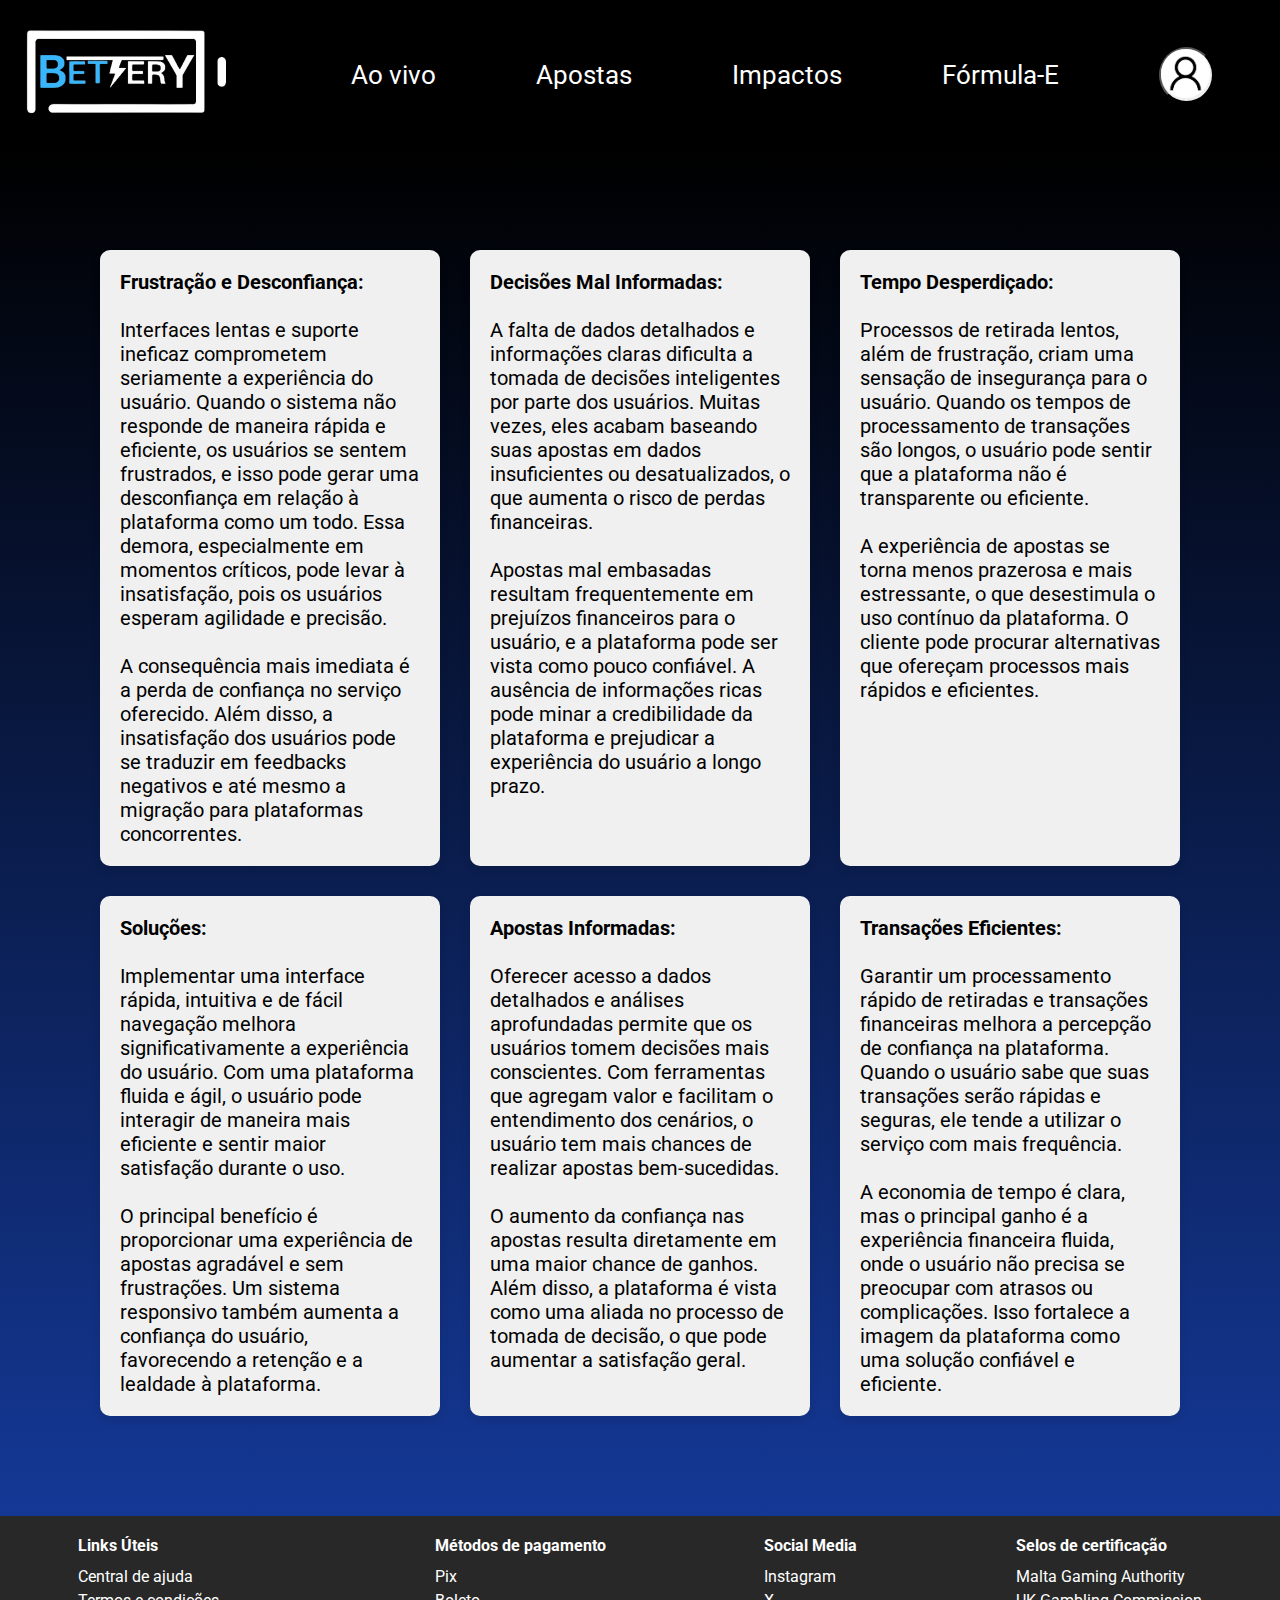
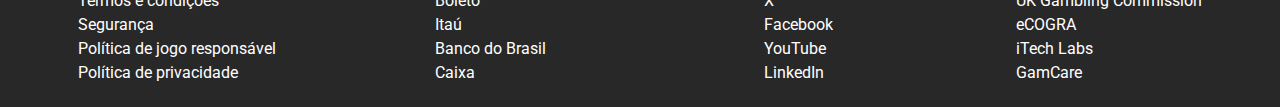
<file: Impactos/Impactos.html>
<!DOCTYPE html>
<html lang="en">
<head>
    <meta charset="UTF-8">
    <meta name="viewport" content="width=device-width, initial-scale=1.0">
    <link rel="preconnect" href="https://fonts.googleapis.com">
    <link rel="preconnect" href="https://fonts.gstatic.com" crossorigin>
    <link href="https://fonts.googleapis.com/css2?family=Roboto:ital,wght@0,100;0,300;0,400;0,500;0,700;0,900;1,100;1,300;1,400;1,500;1,700;1,900&display=swap" rel="stylesheet">
    <link rel="stylesheet" href="Impactos.css">
    <title>Bettery | Impactos</title>
</head>
<body>
    <header>
        <nav class="navegacao">
            <a href="../LP/index.html">
                <img class="logo" src="../images/Logo_Sprint1_sem_fundo.png" alt="logo">
            </a>
            <a href="../Ao vivo/AoVivo.html">Ao vivo</a>
            <a href="../Apostas/Apostas.html">Apostas</a>
            <a href="../Impactos/Impactos.html">Impactos</a>
            <a href="../Formula-E/Formula-E.html">Fórmula-E</a>
            <button id="BtnUser" class="btnUser"><img class="UserIMG" src="../images/UserIMG2.png" alt="login"></button>
        </nav>
        <div id="LoginContainer" class="escondido">
            <form id="FormLogin">
                <h2>Login</h2>
                <label for="username">Usuário:</label>
                <input type="text" id="username" name="username" required>
                <label for="password">Senha:</label>
                <input type="password" id="password" name="password" required>
                <button class="btnLogin" type="submit">Entrar</button>
                <button class="btnLogin2" type="button" id="Btncancelar">Cancelar</button>
            </form>
        </div>
    </header>
    <main>
        <div class="container">
            <div class="card">
                <strong>Frustração e Desconfiança:</strong><br><br>
                Interfaces lentas e suporte ineficaz comprometem seriamente a experiência do usuário. Quando o sistema não responde de maneira rápida e eficiente, os usuários se sentem frustrados, e isso pode gerar uma desconfiança em relação à plataforma como um todo. Essa demora, especialmente em momentos críticos, pode levar à insatisfação, pois os usuários esperam agilidade e precisão.<br><br>
                A consequência mais imediata é a perda de confiança no serviço oferecido. Além disso, a insatisfação dos usuários pode se traduzir em feedbacks negativos e até mesmo a migração para plataformas concorrentes.
            </div>
            <div class="card2">
                <strong>Decisões Mal Informadas:</strong><br><br>
                A falta de dados detalhados e informações claras dificulta a tomada de decisões inteligentes por parte dos usuários. Muitas vezes, eles acabam baseando suas apostas em dados insuficientes ou desatualizados, o que aumenta o risco de perdas financeiras.<br><br>
                Apostas mal embasadas resultam frequentemente em prejuízos financeiros para o usuário, e a plataforma pode ser vista como pouco confiável. A ausência de informações ricas pode minar a credibilidade da plataforma e prejudicar a experiência do usuário a longo prazo.
            </div>
            <div class="card3">
                <strong>Tempo Desperdiçado:</strong><br><br>
                Processos de retirada lentos, além de frustração, criam uma sensação de insegurança para o usuário. Quando os tempos de processamento de transações são longos, o usuário pode sentir que a plataforma não é transparente ou eficiente.<br><br>
                A experiência de apostas se torna menos prazerosa e mais estressante, o que desestimula o uso contínuo da plataforma. O cliente pode procurar alternativas que ofereçam processos mais rápidos e eficientes.
            </div>
            <div class="card4">
                <strong>Soluções:</strong><br><br>
                Implementar uma interface rápida, intuitiva e de fácil navegação melhora significativamente a experiência do usuário. Com uma plataforma fluida e ágil, o usuário pode interagir de maneira mais eficiente e sentir maior satisfação durante o uso.<br><br>
                O principal benefício é proporcionar uma experiência de apostas agradável e sem frustrações. Um sistema responsivo também aumenta a confiança do usuário, favorecendo a retenção e a lealdade à plataforma.
            </div>
            <div class="card5">
                <strong>Apostas Informadas:</strong><br><br>
                Oferecer acesso a dados detalhados e análises aprofundadas permite que os usuários tomem decisões mais conscientes. Com ferramentas que agregam valor e facilitam o entendimento dos cenários, o usuário tem mais chances de realizar apostas bem-sucedidas.<br><br>
                O aumento da confiança nas apostas resulta diretamente em uma maior chance de ganhos. Além disso, a plataforma é vista como uma aliada no processo de tomada de decisão, o que pode aumentar a satisfação geral.
            </div>
            <div class="card6">
                <strong>Transações Eficientes:</strong><br><br>
                Garantir um processamento rápido de retiradas e transações financeiras melhora a percepção de confiança na plataforma. Quando o usuário sabe que suas transações serão rápidas e seguras, ele tende a utilizar o serviço com mais frequência.<br><br>
                A economia de tempo é clara, mas o principal ganho é a experiência financeira fluida, onde o usuário não precisa se preocupar com atrasos ou complicações. Isso fortalece a imagem da plataforma como uma solução confiável e eficiente.
            </div>
        </div>
    </main>
    <footer class="footer">
        <div class="footer-container">
            <div class="footer-sections">
                <div class="footer-column">
                    <h4>Links Úteis</h4>
                    <ul>
                        <li><a href="#"></a>Central de ajuda</li>
                        <li><a href="#"></a>Termos e condições</li>
                        <li><a href="#"></a>Segurança</li>
                        <li><a href="#"></a>Política de jogo responsável</li>
                        <li><a href="#"></a>Política de privacidade</li>
                    </ul>
                </div>
    
                <div class="footer-column">
                    <h4>Métodos de pagamento</h4>
                    <ul>
                        <li><a href="#"></a>Pix</li>
                        <li><a href="#"></a>Boleto</li>
                        <li><a href="#"></a>Itaú</li>
                        <li><a href="#"></a>Banco do Brasil</li>
                        <li><a href="#"></a>Caixa</li>
                    </ul>
                </div>
    
                <div class="footer-column">
                    <h4>Social Media</h4>
                    <ul>
                        <li><a href="#"></a>Instagram</li>
                        <li><a href="#"></a>X</li>
                        <li><a href="#"></a>Facebook</li>
                        <li><a href="#"></a>YouTube</li>
                        <li><a href="#"></a>LinkedIn</li>
                    </ul>
                </div>
    
                <div class="footer-column">
                    <h4>Selos de certificação</h4>
                    <ul>
                        <li><a href="#"></a>Malta Gaming Authority</li>
                        <li><a href="#"></a>UK Gambling Commission</li>
                        <li><a href="#"></a>eCOGRA</li>
                        <li><a href="#"></a>iTech Labs</li>
                        <li><a href="#"></a>GamCare</li>
                    </ul>
                </div>
            </div>
        </div>
    </footer>
</body>
</html>
</file>
<file: LP/styles.css>
*{
    margin: 0;
    padding: 0;
    font-family: 'Roboto', sans-serif;
}

header{
    background-color: black;
    color: white;

    height: 150px;
    font-size: 26px;

    display: flex;
    align-items: center;
    justify-content: space-around;
}

.navegacao{
    display: flex;
    align-items: center;
    justify-content: space-around;
    gap: 100px;
    padding-right: 65px;
}

a{
    text-decoration: none;
    color: white;
}

.logo{
    width: 250px;
    height: 250px;
}

/* Login */
.Userimg{
    border-radius: 100%;
    width: 50px; 
    height: 50px;
    cursor: pointer;
}

#LoginContainer{
    display: none;
    position: fixed;
    top: 50%;
    left: 50%;
    transform: translate(-50%, -50%);
    background: linear-gradient(to top, #1a46b4,#31a5ac 50%);
    border: 1px solid #ddd;
    color: white;
    padding: 50px;
    border-radius: 10px;
    box-shadow: 0 0 10px rgba(0, 0, 0, 0.1);
    z-index: 1000;
}

.escondido{
    display: none;
}

#FormLogin h2{
    margin-top: 0;
    margin-bottom: 20px;
}

#FormLogin label{
    display: block;
    margin: 10px 0 5px;
}

#FormLogin input{
    width: 100%;
    padding: 8px;
    margin-bottom: 10px;
    border: 1px solid #ccc;
    border-radius: 4px;
}

.btnLogin{
    padding: 10px 20px;
    background-color: #0578FF;
    color: white;
    border: none;
    border-radius: 5px;
    cursor: pointer;
    margin-top: 10px;
}

.btnLogin2[type="button"] {
    padding: 10px 20px;
    color: white;
    border: none;
    border-radius: 5px;
    cursor: pointer;
    background-color: #0B396F;
    margin-left: 10px;
    margin-top: 10px;
}

.btnUser{
    border-radius: 50%;
    width: 55px;
    cursor: pointer;
}

.UserIMG{
    border-radius: 100%;
    width: 49px; 
    height: 49px;
    margin-right: 30px;
}

/*seção1*/

.secao1{
    background: linear-gradient(to top,#0a0122 ,#143896 100%);
    height: 500px;
    padding-top: 100px;
    display: flex;
    justify-content: space-around;
}

.container{
    margin-left: 58px;
    margin-right: 58px;
    padding: 10px;
    width: 329px;
    height: 352px;
    box-shadow: 1px 0 5px black;
    background: linear-gradient(to top, #1a46b4,#31a5ac 50%);
    color: white;
    border: 1px solid #40D9E2;
    border-radius: 50px;
    display: flex;
    flex-direction: column;
    align-items: center;
    justify-content: center;
    gap: 20px;
}

.apostas{
    background-color: #143896;
    color: white;
    padding: 15px 15px;
    border-radius: 15px;
    font-size: 14px;
    border: 1px solid #143896;
    cursor: pointer;

    width: 264px;
    height: 50px;
}

.apostasMais{
    background-color: #143896;
    color: white;
    padding: 10px;
    border-radius: 100px;
    font-size: 25px;
    width: 50px;
    height: 50px;
    border: 1px solid #143896;
    cursor: pointer;
}

.descricao{
    font-size: 20px;
}

/*seção2*/

.secao2{
    background: linear-gradient(to top,#143896 , #000000 100%);
    color: white;
    padding-top: 50px;
    display: flex;
    padding-bottom: 120px;
    gap: 500px;
}

.container2{
    width: 300px;
    height: 500px;
    font-size: 20px;
    margin-left: 58px;
}

.SaibaMais{
    background-color: #486ac0;
    color: white;
    padding: 16px;
    border-radius: 10px;
    font-size: 20px;
    width: 180px;
    display: flex;
    align-items: center;
    justify-content: center;
    height: 50px;
    border: 1px solid #143896;
    cursor: pointer;
}

/* Simulador */

.containerSimulador{
  display: flex;
  flex-direction: column;
  justify-content: center;
  align-items: center;
  background-color: #f0f0f0;
  color: black;
}

#canvas {
  border: 1px solid black;
}

#contadores {
  margin-top: 20px;
  margin-bottom: 20px;
  text-align: center;
}


/*seção3*/


.secao3{
    display: flex;
    justify-content: center;
    height: 600px;
    background: linear-gradient(to top,#143896 , #0a0122 100%);
    color: white;
    padding-top: 50px;
}


.container3{
    text-align: center;
    font-size: 20px;
}

.sobre {
    margin: 10px;
    padding: 10px 20px;
    background-color: #143896;
    color: white;
    border: none;
    border-radius: 5px;
    cursor: pointer;
}


/* Modal */
.modal {
    display: none;
    position: fixed;
    z-index: 1;
    left: 0;
    top: 0;
    width: 100%;
    height: 100%;
    overflow: auto;
    background-color: rgb(0,0,0);
    background-color: rgba(0,0,0,0.4);
    padding-top: 60px;
}

.modal-content {
    background: linear-gradient(to top, #1a46b4,#31a5ac 50%);
    color: white;
    margin: 10% auto;
    padding: 30px;
    border: 1px solid #888;
    width: 80%;
    max-width: 500px;
    border-radius: 10px;
    font-size: 20px;
}

.closeBtn {
    color: black;
    float: right;       
    font-size: 28px;
    font-weight: bold;
}

.closeBtn:hover,
.closeBtn:focus {
    color: black;
    text-decoration: none;
    cursor: pointer;
}


/* carrossel */

.carrossel {
    display: flex;
    width: 100%;
    min-height: 50vh;
    align-items: center;
    justify-content: center;
    gap: 1rem;
    margin-bottom: 60px;
}

.container-images {
    position: relative;
    display: flex;
    align-items: center;
    justify-content: center;
    width: 450px;
    height: 450px;
}


.slider {
    opacity: 0;
    transition: opacity 0.2s;
    position: absolute;
    width: 100%;
    border-radius: 10px;
}

.on {
    opacity: 1;
}

#prev-button,
#next-button {
  width: 30px;
  height: 30px;
  border: none;
  background-color: transparent;
  cursor: pointer;
}

#prev-button img,
#next-button img {
  width: 100%;
  height: 100%;
}

#prev-button {
    transform: rotate(180deg);
  }

/* ------------------------------------ */

.footer{
    background-color: #282828;
    color: white;
}

.footer-sections{
    margin-left: 58px;
    margin-right: 58px;
    display: flex;
    justify-content: space-between;
    padding: 20px;
}

.footer-column h4 {
    font-size: 16px;
    font-weight: bold;
    margin-bottom: 12px;
}

.footer-column ul {
    list-style-type: none;
    padding: 0;
    cursor: pointer;
}

.footer-column ul li {
    margin-bottom: 5px;
}

.footer-column ul li a {
    text-decoration: none;
}
</file>
<file: Ao vivo/AoVivo.css>
*{
    margin: 0;
    padding: 0;
    font-family: 'Roboto', sans-serif;
}

header{
    background-color: black;
    color: white;

    height: 150px;
    font-size: 26px;

    display: flex;
    align-items: center;
    justify-content: space-around;
}

.navegacao{
    display: flex;
    align-items: center;
    justify-content: space-around;
    gap: 100px;
    padding-right: 65px;
}

a{
    text-decoration: none;
    color: white;
}

.logo{
    width: 250px;
    height: 250px;
}

/* Login */
.Userimg{
    border-radius: 100%;
    width: 50px; 
    height: 50px;
    cursor: pointer;
}

#LoginContainer{
    display: none;
    position: fixed;
    top: 50%;
    left: 50%;
    transform: translate(-50%, -50%);
    background: linear-gradient(to top, #1a46b4,#31a5ac 50%);
    border: 1px solid #ddd;
    color: white;
    padding: 50px;
    border-radius: 10px;
    box-shadow: 0 0 10px rgba(0, 0, 0, 0.1);
    z-index: 1000;
}

.escondido{
    display: none;
}

#FormLogin h2{
    margin-top: 0;
    margin-bottom: 20px;
}

#FormLogin label{
    display: block;
    margin: 10px 0 5px;
}

#FormLogin input{
    width: 100%;
    padding: 8px;
    margin-bottom: 10px;
    border: 1px solid #ccc;
    border-radius: 4px;
}

.btnLogin{
    padding: 10px 20px;
    background-color: #0578FF;
    color: white;
    border: none;
    border-radius: 5px;
    cursor: pointer;
    margin-top: 10px;
}

.btnLogin2[type="button"] {
    padding: 10px 20px;
    color: white;
    border: none;
    border-radius: 5px;
    cursor: pointer;
    background-color: #0B396F;
    margin-left: 10px;
    margin-top: 10px;
}

.btnUser{
    border-radius: 50%;
    width: 55px;
    cursor: pointer;
}

.UserIMG{
    border-radius: 100%;
    width: 49px; 
    height: 49px;
    margin-right: 30px;
}

/* --------------------------- */

.titulo{
    font-size: 33px;
    margin-left: 58px;
    margin-right: 58px;
    margin-top: 40px;
}

.tituloApostas{
    display: flex;
    justify-content: flex-start;
    align-items: center;
    gap: 30px;
    margin-left: 58px;
    margin-right: 58px;
}

.IMGtituloApostas{
    height: 35px;
    width: 35px;
}

.legenda{
    font-size: 25px;
    font-weight: 400;
}

.categoria{
    font-size: 25px;
    font-weight: 400;
    display: flex;
    justify-content: center;
    align-items: center;
}

.containerApostas{
    margin-left: 58px;
    margin-right: 58px;
    border-radius: 10px;
    height: 500px;
    border: 2px solid black;
}

.f1IMG{
    height: 20px;
    width: 20px;
}

.nomesCorredores{
    font-size: 18px;
    font-weight: 400;
}

.corredores{
    display: flex;
    margin-left: 20px;
    margin-top: 20px;
    gap: 30px;
}

.BTNaposta{
    width: 120px;
    height: 30px;
    display: flex;
    justify-content: center;
    align-items: center;
    padding: 16px;
    font-size: 15px;
    font-weight: 400;
    cursor: pointer;
    border-radius: 10px;
    border: none;
}

.Star {
    font-size: 2rem;
    color: #000000;
    cursor: pointer;
    transition: color 0.2s;
}

.Star.selected, 
.Star:hover, 
.Star:hover ~ .Star {
    color: #ffca08;
}

.corredores{
    display: flex;
    align-items: center;
}
</file>
<file: Apostas/Apostas.css>
*{
    margin: 0;
    padding: 0;
    font-family: 'Roboto', sans-serif;
}

header{
    background-color: black;
    color: white;

    height: 150px;
    font-size: 26px;

    display: flex;
    align-items: center;
    justify-content: space-around;
}

main{
    background: linear-gradient(to top, #143896, #000000 100%);
    padding-top: 20px;
    color: white;
}

.navegacao{
    display: flex;
    align-items: center;
    justify-content: space-around;
    gap: 100px;
    padding-right: 65px;
}

a{
    text-decoration: none;
    color: white;
}

.logo{
    width: 250px;
    height: 250px;
}

/* Login */
.Userimg{
    border-radius: 100%;
    width: 50px; 
    height: 50px;
    cursor: pointer;
}

#LoginContainer{
    display: none;
    position: fixed;
    top: 50%;
    left: 50%;
    transform: translate(-50%, -50%);
    background: linear-gradient(to top, #1a46b4,#31a5ac 50%);
    border: 1px solid #ddd;
    color: white;
    padding: 50px;
    border-radius: 10px;
    box-shadow: 0 0 10px rgba(0, 0, 0, 0.1);
    z-index: 1000;
}

.escondido{
    display: none;
}

#FormLogin h2{
    margin-top: 0;
    margin-bottom: 20px;
}

#FormLogin label{
    display: block;
    margin: 10px 0 5px;
}

#FormLogin input{
    width: 100%;
    padding: 8px;
    margin-bottom: 10px;
    border: 1px solid #ccc;
    border-radius: 4px;
}

.btnLogin{
    padding: 10px 20px;
    background-color: #0578FF;
    color: white;
    border: none;
    border-radius: 5px;
    cursor: pointer;
    margin-top: 10px;
}

.btnLogin2[type="button"] {
    padding: 10px 20px;
    color: white;
    border: none;
    border-radius: 5px;
    cursor: pointer;
    background-color: #0B396F;
    margin-left: 10px;
    margin-top: 10px;
}

.btnUser{
    border-radius: 50%;
    width: 55px;
    cursor: pointer;
}

.UserIMG{
    border-radius: 100%;
    width: 49px; 
    height: 49px;
    margin-right: 30px;
}

/* ---------------------------------------- */

.titulo{
    font-size: 33px;
    margin-left: 58px;
    margin-right: 58px;
    margin-top: 40px;
}

.tituloApostas{
    display: flex;
    justify-content: flex-start;
    align-items: center;
    gap: 30px;
    margin-left: 58px;
    margin-right: 58px;
}

.IMGtituloApostas{
    height: 35px;
    width: 35px;
}

.legenda{
    font-size: 25px;
    font-weight: 400;
}

.categoria{
    font-size: 25px;
    font-weight: 400;
    display: flex;
    justify-content: center;
    align-items: center;
}

.containerApostas{
    margin-left: 58px;
    margin-right: 58px;
    border-radius: 10px;
    padding: 25px 25px 25px 25px;
    height: auto;
    border: 2px solid black;
    display: flex;
    justify-content: space-between;
    flex-direction: column;
}

.esquerda, .direita{
    display: flex;
    align-items: center;
}

.esquerda .item {
    margin-right: 20px;
    margin-left: 20px;
}

.direita .item {
    margin-right: 20px;
}

.direita {
    margin-left: auto;
}

.f1IMG{
    height: 20px;
    width: 20px;
}

.nomesCorredores{
    font-size: 18px;
    font-weight: 400;
}

.BTNaposta{
    width: 120px;
    height: 30px;
    display: flex;
    justify-content: center;
    align-items: center;
    padding: 16px;
    font-size: 15px;
    font-weight: 400;
    margin-top: 5px;
    background-color: #486ac0;
    color: white;
    border-radius: 10px;
    border: none;
    cursor: pointer;
}

.Star {
    font-size: 30px;
    color: #000000;
    cursor: pointer;
    transition: color 0.2s;
}

.Star.selected, 
.Star:hover, 
.Star:hover ~ .Star {
    color: #ffca08;
}

.corredores{
    display: flex;
    align-items: center;
}

.tituloApostas-2{
    display: flex;
    justify-content: flex-start;
    align-items: center;
    gap: 30px;
    margin-left: 58px;
    margin-right: 58px;
    margin-top: 30px;
}

.mais-corredores{
    display: flex;
    align-items: center;
    justify-content: center;
    padding-top: 30px;
}

.btn-mais-corredores{
    width: 170px;
    height: 50px;
    display: flex;
    justify-content: center;
    align-items: center;
    padding: 16px;
    font-size: 19px;
    font-weight: 400;
    margin-top: 5px;
    background-color: #486ac0;
    color: white;
    border-radius: 10px;
    border: none;
    cursor: pointer;
}

/* -------------------------- */

.btn-opcoes {
    position: relative;
    display: flex;
    align-items: center;
    justify-content: center;
    margin-bottom: 20px;
}
  
.titulo-opcao {
    background-color: #486ac0;
    border-radius: 10px;
    color: white;
    padding: 16px;
    font-size: 16px;
    border: none;
    cursor: pointer;
}
  
.opcoes {
    display: none;
    position: absolute;
    background-color: #f9f9f9;
    min-width: 160px;
    top: 100%;
    box-shadow: 0px 8px 16px 0px rgba(0,0,0,0.2);
    z-index: 1;
}
  
.opcoes a {
    background-color: black;
    color: white;
    padding: 12px 16px;
    text-decoration: none;
    display: block;
}
  
.opcoes a:hover {
    background-color: rgb(75, 72, 72);
}
  
.btn-opcoes:hover .opcoes {
    display: block;
}

.mais-corridas{
    display: flex;
    align-items: center;
    justify-content: center;
    margin-top: 30px;
}

.btn-mais-corridas{
    width: 200px;
    height: 50px;
    display: flex;
    justify-content: center;
    align-items: center;
    padding: 16px;
    font-size: 19px;
    font-weight: 400;
    background-color: #486ac0;
    color: white;
    border-radius: 10px;
    border: none;
    cursor: pointer;
    margin-bottom: 30px;
}

/* ----------------------------- */

.footer{
    background-color: #282828;
    color: white;
}

.footer-sections{
    margin-left: 58px;
    margin-right: 58px;
    display: flex;
    justify-content: space-between;
    padding: 20px;
}

.footer-column h4 {
    font-size: 16px;
    font-weight: bold;
    margin-bottom: 12px;
}

.footer-column ul {
    list-style-type: none;
    padding: 0;
    cursor: pointer;
}

.footer-column ul li {
    margin-bottom: 5px;
}

.footer-column ul li a {
    text-decoration: none;
}
</file>
<file: Formula-E/Formula-E.css>
*{
    margin: 0;
    padding: 0;
    font-family: 'Roboto', sans-serif;
}

header{
    background-color: black;
    color: white;

    height: 150px;
    font-size: 26px;

    display: flex;
    align-items: center;
    justify-content: space-around;
}

.navegacao{
    display: flex;
    align-items: center;
    justify-content: space-around;
    gap: 100px;
    padding-right: 65px;
}

a{
    text-decoration: none;
    color: white;
}

.logo{
    width: 250px;
    height: 250px;
}

/* Login */
.Userimg{
    border-radius: 100%;
    width: 50px; 
    height: 50px;
    cursor: pointer;
}

#LoginContainer{
    display: none;
    position: fixed;
    top: 50%;
    left: 50%;
    transform: translate(-50%, -50%);
    background: linear-gradient(to top, #1a46b4,#31a5ac 50%);
    border: 1px solid #ddd;
    color: white;
    padding: 50px;
    border-radius: 10px;
    box-shadow: 0 0 10px rgba(0, 0, 0, 0.1);
    z-index: 1000;
}

.escondido{
    display: none;
}

#FormLogin h2{
    margin-top: 0;
    margin-bottom: 20px;
}

#FormLogin label{
    display: block;
    margin: 10px 0 5px;
}

#FormLogin input{
    width: 100%;
    padding: 8px;
    margin-bottom: 10px;
    border: 1px solid #ccc;
    border-radius: 4px;
}

.btnLogin{
    padding: 10px 20px;
    background-color: #0578FF;
    color: white;
    border: none;
    border-radius: 5px;
    cursor: pointer;
    margin-top: 10px;
}

.btnLogin2[type="button"] {
    padding: 10px 20px;
    color: white;
    border: none;
    border-radius: 5px;
    cursor: pointer;
    background-color: #0B396F;
    margin-left: 10px;
    margin-top: 10px;
}

.btnUser{
    border-radius: 50%;
    width: 55px;
    cursor: pointer;
}

.UserIMG{
    border-radius: 100%;
    width: 49px; 
    height: 49px;
    margin-right: 30px;
}

.container-sobrefe{
    background: linear-gradient(to top,#143896 , #000000 100%);
}

.w-full {
    width: 100%;
    max-width: 800px;
    padding: 20px;
    display: flex;
    flex-direction: column;
    align-items: center;
    margin: 0 auto;
    color: white;
    text-align: center; 
}


.sobrefe {
    text-align: left;
}

.sobrefe h2, .sobrefe h3 {
    color: #98baec;
    font-weight: bold;
    margin-bottom: 15px;
}

.sobrefe p {
    line-height: 1.6;
    margin-bottom: 20px;
    font-size: 16px;
}

.sobrefe ul {
    margin-left: 20px;
    margin-bottom: 20px;
}

.sobrefe ul li {
    margin-bottom: 10px;
}

@media (max-width: 768px) {
    .navegacao {
        gap: 30px;
    }

    .logo {
        width: 120px;
    }

    .w-full {
        padding: 10px;
    }

    .sobrefe p {
        font-size: 14px;
    }

    .sobrefe h2, .sobrefe h3 {
        font-size: 18px;
    }
}

/* ----------------------------------------- */

.footer{
    background-color: #282828;
    color: white;
}

.footer-sections{
    margin-left: 58px;
    margin-right: 58px;
    display: flex;
    justify-content: space-between;
    padding: 20px;
}

.footer-column h4 {
    font-size: 16px;
    font-weight: bold;
    margin-bottom: 12px;
}

.footer-column ul {
    list-style-type: none;
    padding: 0;
    cursor: pointer;
}

.footer-column ul li {
    margin-bottom: 5px;
}

.footer-column ul li a {
    text-decoration: none;
}
</file>
<file: Impactos/Impactos.css>
*{
    margin: 0;
    padding: 0;
    font-family: 'Roboto', sans-serif;
}

header{
    background-color: black;
    color: white;

    height: 150px;
    font-size: 26px;

    display: flex;
    align-items: center;
    justify-content: space-around;
}

.navegacao{
    display: flex;
    align-items: center;
    justify-content: space-around;
    gap: 100px;
    padding-right: 65px;
}

a{
    text-decoration: none;
    color: white;
}

.logo{
    width: 250px;
    height: 250px;
}

/* Login */
.Userimg{
    border-radius: 100%;
    width: 50px; 
    height: 50px;
    cursor: pointer;
}

#LoginContainer{
    display: none;
    position: fixed;
    top: 50%;
    left: 50%;
    transform: translate(-50%, -50%);
    background: linear-gradient(to top, #1a46b4,#31a5ac 50%);
    border: 1px solid #ddd;
    color: white;
    padding: 50px;
    border-radius: 10px;
    box-shadow: 0 0 10px rgba(0, 0, 0, 0.1);
    z-index: 1000;
}

.escondido{
    display: none;
}

#FormLogin h2{
    margin-top: 0;
    margin-bottom: 20px;
}

#FormLogin label{
    display: block;
    margin: 10px 0 5px;
}

#FormLogin input{
    width: 100%;
    padding: 8px;
    margin-bottom: 10px;
    border: 1px solid #ccc;
    border-radius: 4px;
}

.btnLogin{
    padding: 10px 20px;
    background-color: #0578FF;
    color: white;
    border: none;
    border-radius: 5px;
    cursor: pointer;
    margin-top: 10px;
}

.btnLogin2[type="button"] {
    padding: 10px 20px;
    color: white;
    border: none;
    border-radius: 5px;
    cursor: pointer;
    background-color: #0B396F;
    margin-left: 10px;
    margin-top: 10px;
}

.btnUser{
    border-radius: 50%;
    width: 55px;
    cursor: pointer;
}

.UserIMG{
    border-radius: 100%;
    width: 49px; 
    height: 49px;
    margin-right: 30px;
}



.container {
    display: grid;
    grid-template-columns: repeat(3, 1fr);
    grid-gap: 30px 30px; 
    padding: 100px 100px  ;
    font-size: 20px;
    background: linear-gradient(to top,#143896 , #000000 100%);      
}

.card, .card2, .card3, .card4, .card5, .card6 {
    background-color: #f0f0f0;
    padding: 20px;
    border-radius: 10px;
    box-shadow: 0 4px 8px rgba(0, 0, 0, 0.1);
    text-align: left;
    overflow: auto; 
    word-wrap: break-word;
    min-height: 350px;
}

h2 {
    text-align: center;
    font-size: 24px;
}

/* ------------------------------ */

.footer{
    background-color: #282828;
    color: white;
}

.footer-sections{
    margin-left: 58px;
    margin-right: 58px;
    display: flex;
    justify-content: space-between;
    padding: 20px;
}

.footer-column h4 {
    font-size: 16px;
    font-weight: bold;
    margin-bottom: 12px;
}

.footer-column ul {
    list-style-type: none;
    padding: 0;
    cursor: pointer;
}

.footer-column ul li {
    margin-bottom: 5px;
}

.footer-column ul li a {
    text-decoration: none;
}
</file>
